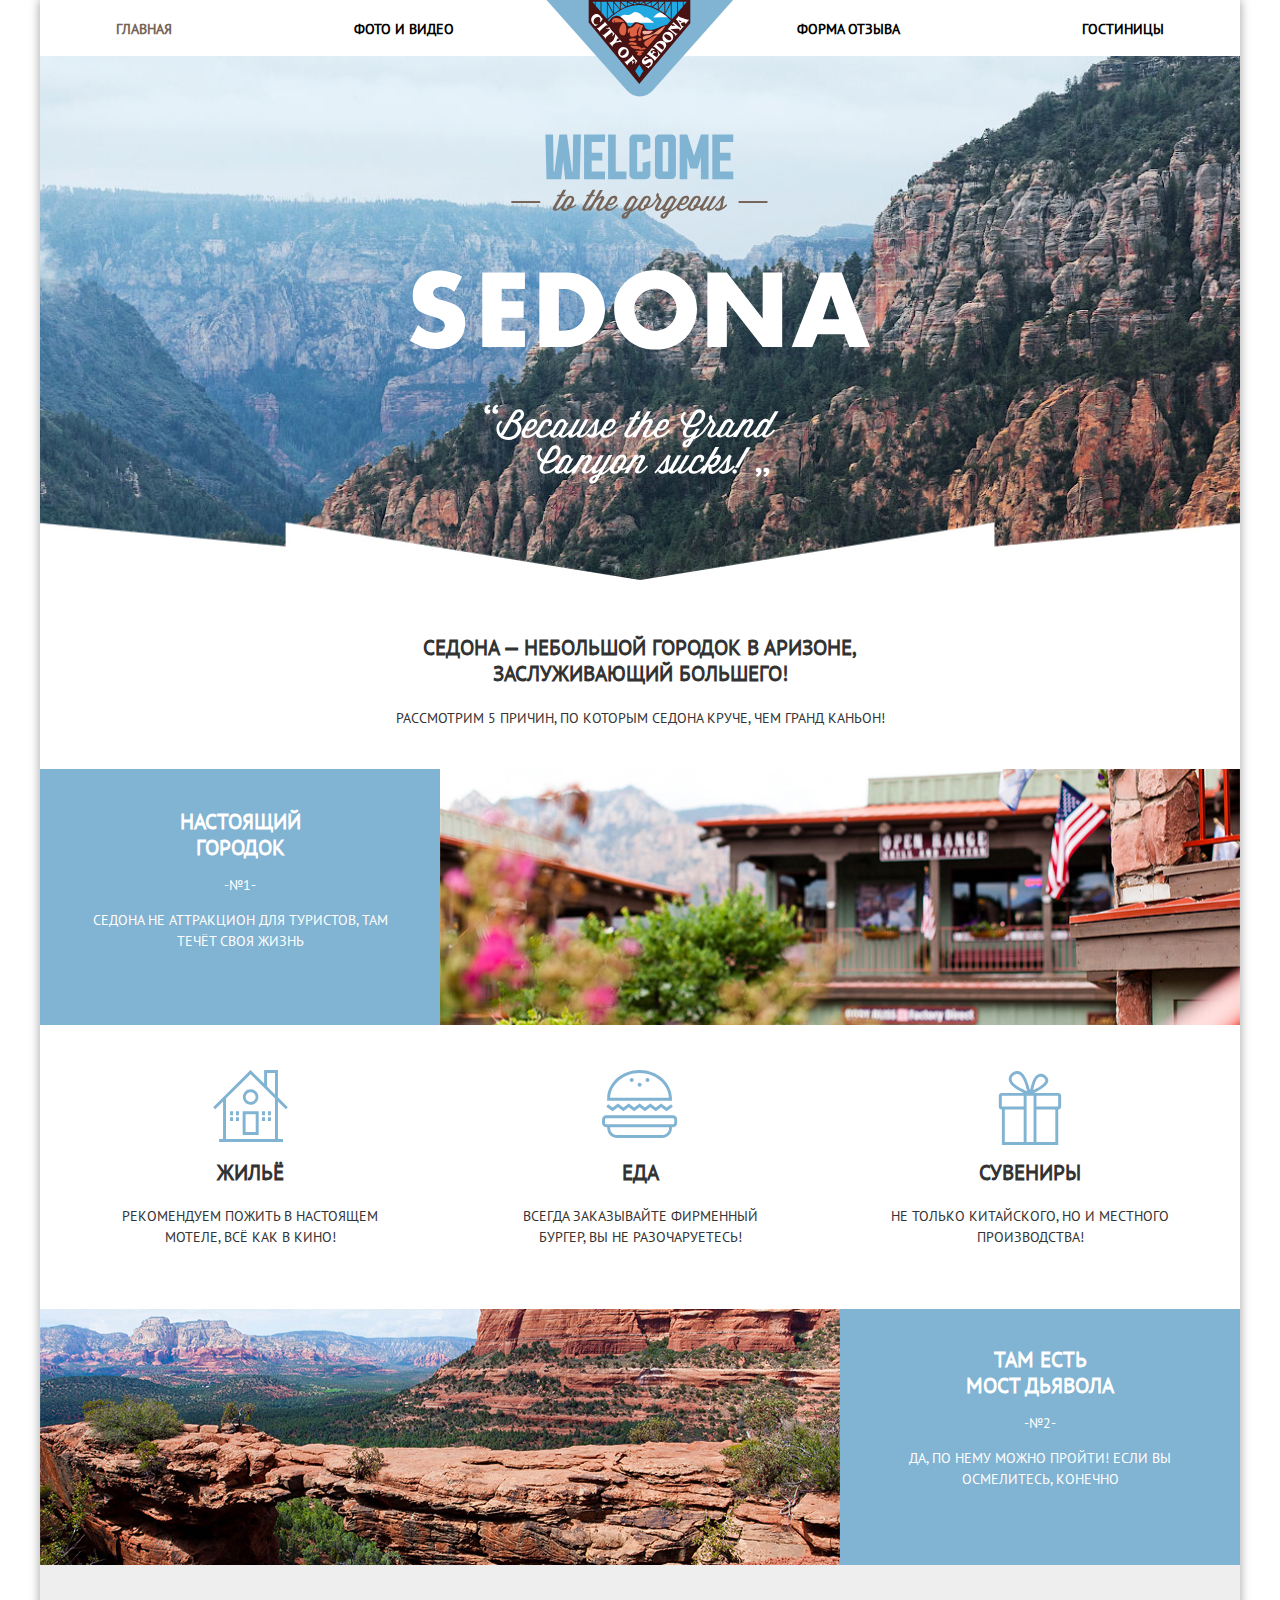
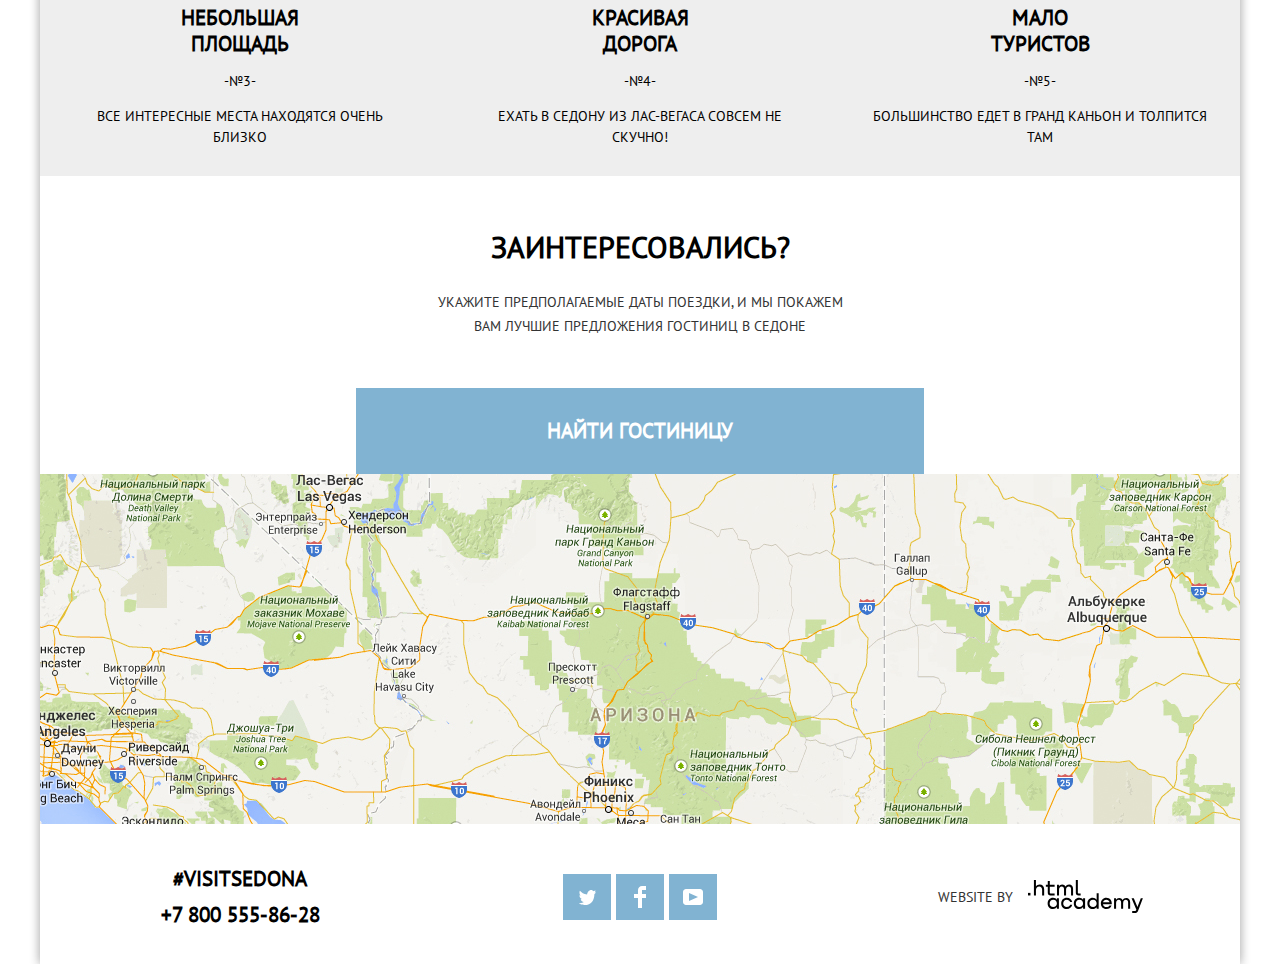
<file: source/index.html>
<!DOCTYPE html>
<html class="page" lang="ru">
  <head>
    <meta charset="utf-8">
    <meta name="viewport" content="width=device-width, initial-scale=1">
    <title>Sedona</title>
    <link rel="icon" href="favicon.ico">
    <link rel="icon" href="img/svg/favicon.svg" type="image/svg+xml">
    <link rel="apple-touch-icon" href="img/png/favicon.png">
    <link rel="manifest" href="manifest.webmanifest">
    <link href="https://fonts.googleapis.com/css2?family=PT+Sans:ital,wght@0,400;0,700;1,400;1,700&display=swap" rel="stylesheet">
    <link rel="stylesheet" href="css/style.css">
  </head>

  <body class="page__body body">
    <div class="body__container">
      <header class="body__header header">
        <a class="header__logo" href="#">
          <picture class="header__logo-img">
            <source media="(min-width: 1200px)" srcset="img/svg/logotype-desktop.svg">
            <source media="(min-width: 768px)" srcset="img/svg/logotype-tablet.svg">
            <img src="img/svg/logotype-mobile.svg" alt="Логотип Sedona">
          </picture>
        </a>
        <button class="header__menu-button--open visually-hidden" type="button" name="button"></button>
        <button class="header__menu-button--close visually-hidden" type="button" name="button"></button>
        <nav class="header__nav nav">
          <ul class="nav__list">
            <li class="nav__item">
              <a class="nav__item-link nav__item-link--current" href="#">Главная</a>
            </li>
            <li class="nav__item">
              <a class="nav__item-link" href="catalog.html">Фото и видео</a>
            </li>
            <li class="nav__item">
              <a class="nav__item-link" href="form.html">Форма отзыва</a>
            </li>
            <li class="nav__item nav__item--gradient">
              <a class="nav__item-link" href="hotels.html">Гостиницы</a>
              </li>
          </ul>
        </nav>
      </header>

      <main class="body__main main">
        <section class="main__tagline tagline-index">
          <h1 class="visually-hidden">Sedona</h1>
          <div class="tagline-index__img">
            <img class="tagline-index__img-text" src="img/svg/sedona_text_index.svg" alt="Welcome to the gorgeous Sedona">
          </div>
        </section>


        <section class="main__reasons reasons">
          <h2 class="visually-hidden">Причины</h2>
          <div class="reasons__info">
            <h3 class="reasons__title">Седона — небольшой городок в Аризоне, заслуживающий большего!</h3>
            <p class="reasons__text">Рассмотрим 5 причин, по которым Седона круче, чем гранд каньон!</p>
          </div>

          <div class="reasons__block reasons-block">
            <div class="reasons-block__info reasons-block__info--blue reasons-block__info--corner">
              <h3 class="reasons-block__title">Настоящий городок</h3>
              <p class="reasons-block__text-number">-№1-</p>
              <p class="reasons-block__text">Седона не аттракцион для туристов, там течёт своя жизнь</p>
            </div>
            <picture class="reasons-block__img">
              <source media="(min-width: 1200px)" srcset="img/jpg/city_desktop.jpg, img/jpg/city_desktop@2x.jpg 2x">
              <source media="(min-width: 768px)" srcset="img/jpg/city_tablet.jpg, img/jpg/city_tablet@2x.jpg 2x">
              <img src="img/jpg/city_mobile.jpg" srcset="img/jpg/city_mobile@2x.jpg 2x" alt="Вид на город">
            </picture>
          </div>

          <ul class="reasons__list reasons-list">
            <li class="reasons-list__item reasons-list__item--home">
              <h4 class="reasons-list__item-title">Жильё</h4>
              <p class="reasons-list__item-text">Рекомендуем пожить в настоящем мотеле, всё как в кино!</p>
            </li>
            <li class="reasons-list__item reasons-list__item--food">
              <h4 class="reasons-list__item-title">Еда</h4>
              <p class="reasons-list__item-text">Всегда заказывайте фирменный бургер, вы не разочаруетесь!</p>
            </li>
            <li class="reasons-list__item reasons-list__item--present">
              <h4 class="reasons-list__item-title">Сувениры</h4>
              <p class="reasons-list__item-text">Не только китайского, но и местного производства!</p>
            </li>
          </ul>

          <div class="reasons__block reasons-block reasons-block--reverse">
            <div class="reasons-block__info reasons-block__info--blue">
              <h3 class="reasons-block__title">Там есть мост дьявола</h3>
              <p class="reasons-block__text-number">-№2-</p>
              <p class="reasons-block__text">Да, по нему можно пройти! Если вы осмелитесь, конечно</p>
            </div>
            <picture class="reasons-block__img">
              <source media="(min-width: 1200px)" srcset="img/jpg/canyon_desktop.jpg, img/jpg/canyon_desktop@2x.jpg 2x">
              <source media="(min-width: 768px)" srcset="img/jpg/canyon_tablet.jpg, img/jpg/canyon_tablet@2x.jpg 2x">
              <img src="img/jpg/canyon_mobile.jpg" srcset="img/jpg/canyon_mobile@2x.jpg 2x" alt="Гранд Каньон">
            </picture>
          </div>

          <ul class=" reasons-block">
            <li class="reasons-block__info reasons-block__info--light-grey">
              <div class="reasons-block__info--underline">
                <h3 class="reasons-block__title reasons-block__title--light-grey">Небольшая площадь</h3>
                <p class="reasons-block__text-number">-№3-</p>
                <p class="reasons-block__text">все интересные места находятся очень близко</p>
              </div>
            </li>
            <li class="reasons-block__info reasons-block__info--light-grey">
              <div class="reasons-block__info--underline">
                <h3 class="reasons-block__title reasons-block__title--light-grey">Красивая дорога</h3>
                <p class="reasons-block__text-number">-№4-</p>
                <p class="reasons-block__text">ехать в седону из лас-вегаса совсем не скучно!</p>
             </div>
           </li>
           <li class="reasons-block__info reasons-block__info--light-grey">
             <h3 class="reasons-block__title reasons-block__title--light-grey">Мало туристов</h3>
             <p class="reasons-block__text-number">-№5-</p>
             <p class="reasons-block__text">большинство едет в гранд каньон и толпится там</p>
           </li>
         </ul>
       </section>


      <section class="main__map map">
        <div class="map__container">
          <h2 class="map__title">Заинтересовались?</h2>
          <p class="map__text">Укажите предполагаемые даты поездки, и мы покажем вам лучшие предложения гостиниц в седоне</p>
          <div class="map__modal">
            <button class="map__button" type="button">Найти гостиницу</button>
            <div class="modal visually-hidden">
              <h2 class="visually-hidden">Поиск гостиницы</h2>
              <form class="modal__form" action="https://echo.htmlacademy.ru/" method="post">
                <div class="modal__item">
                  <label class="modal__label" for="date-arrival">Дата заезда:</label>
                  <input class="modal__input modal__input-date" id="date-arrival" type="text" name="date-arrival" value="24 апреля 2017">
                  <button class="modal__button-calendar" type="button" name="calendar" aria-label="Календарь">
                    <svg class="modal__button-img" width="21" height="23" viewBox="0 0 21 23" fill="none" xmlns="http://www.w3.org/2000/svg">
                      <path fill-rule="evenodd" clip-rule="evenodd" d="M16.406 3.02498H19.251C20.217 3.02498 21 3.84698 21 4.86198V21.164C21 22.179 20.217 23 19.251 23H1.75C0.784 23 0 22.179 0 21.164V4.86198C0 3.84698 0.784 3.02498 1.75 3.02498H4.593V1.64798C4.593 1.26698 4.887 0.958984 5.25 0.958984C5.612 0.958984 5.906 1.26698 5.906 1.64798V3.02498H9.844V1.64798C9.844 1.26698 10.138 0.958984 10.501 0.958984C10.862 0.958984 11.156 1.26698 11.156 1.64798V3.02498H15.094V1.64798C15.094 1.26698 15.387 0.958984 15.75 0.958984C16.112 0.958984 16.406 1.26698 16.406 1.64798V3.02498ZM19.5646 21.484C19.6466 21.3979 19.691 21.2828 19.688 21.164H19.689V4.86198C19.689 4.60898 19.493 4.40298 19.252 4.40298H16.407V5.78098C16.407 6.16198 16.113 6.46998 15.751 6.46998C15.388 6.46998 15.095 6.16198 15.095 5.78098V4.40298H11.157V5.78098C11.157 6.16198 10.863 6.46998 10.502 6.46998C10.139 6.46998 9.845 6.16198 9.845 5.78098V4.40298H5.907V5.78098C5.907 6.16198 5.613 6.46998 5.251 6.46998C4.888 6.46998 4.594 6.16198 4.594 5.78098V4.40298H1.75C1.50263 4.40953 1.30696 4.61458 1.312 4.86198V21.164C1.30696 21.4114 1.50263 21.6164 1.75 21.623H19.251C19.3698 21.6201 19.4826 21.5701 19.5646 21.484Z" fill="#A9A9A9"/>
                      <path fill-rule="evenodd" clip-rule="evenodd" d="M4.59399 9.2251H7.21899V11.2911H4.59399V9.2251ZM4.59399 12.6681H7.21899V14.7351H4.59399V12.6681ZM7.21899 16.1121H4.59399V18.1781H7.21899V16.1121ZM9.18799 16.1121H11.813V18.1781H9.18799V16.1121ZM11.813 12.6681H9.18799V14.7351H11.813V12.6681ZM9.18799 9.2251H11.813V11.2911H9.18799V9.2251ZM16.406 16.1121H13.781V18.1781H16.406V16.1121ZM13.781 12.6681H16.406V14.7351H13.781V12.6681ZM16.406 9.2251H13.781V11.2911H16.406V9.2251Z" fill="#A9A9A9"/>
                    </svg>
                  </button>
                </div>
                <div class="modal__item">
                  <label class="modal__label" for="date-departure">Дата выезда:</label>
                  <input class=" modal__input modal__input-date" id="date-departure" type="text" name="date-departure" value="4 июля 2017">
                  <button class="modal__button-calendar" type="button" name="calendar" aria-label="Календарь">
                    <svg class="modal__button-img" width="21" height="23" viewBox="0 0 21 23" fill="#A9A9A9" xmlns="http://www.w3.org/2000/svg">
                      <path fill-rule="evenodd" clip-rule="evenodd" d="M16.406 3.02498H19.251C20.217 3.02498 21 3.84698 21 4.86198V21.164C21 22.179 20.217 23 19.251 23H1.75C0.784 23 0 22.179 0 21.164V4.86198C0 3.84698 0.784 3.02498 1.75 3.02498H4.593V1.64798C4.593 1.26698 4.887 0.958984 5.25 0.958984C5.612 0.958984 5.906 1.26698 5.906 1.64798V3.02498H9.844V1.64798C9.844 1.26698 10.138 0.958984 10.501 0.958984C10.862 0.958984 11.156 1.26698 11.156 1.64798V3.02498H15.094V1.64798C15.094 1.26698 15.387 0.958984 15.75 0.958984C16.112 0.958984 16.406 1.26698 16.406 1.64798V3.02498ZM19.5646 21.484C19.6466 21.3979 19.691 21.2828 19.688 21.164H19.689V4.86198C19.689 4.60898 19.493 4.40298 19.252 4.40298H16.407V5.78098C16.407 6.16198 16.113 6.46998 15.751 6.46998C15.388 6.46998 15.095 6.16198 15.095 5.78098V4.40298H11.157V5.78098C11.157 6.16198 10.863 6.46998 10.502 6.46998C10.139 6.46998 9.845 6.16198 9.845 5.78098V4.40298H5.907V5.78098C5.907 6.16198 5.613 6.46998 5.251 6.46998C4.888 6.46998 4.594 6.16198 4.594 5.78098V4.40298H1.75C1.50263 4.40953 1.30696 4.61458 1.312 4.86198V21.164C1.30696 21.4114 1.50263 21.6164 1.75 21.623H19.251C19.3698 21.6201 19.4826 21.5701 19.5646 21.484Z" fill="#A9A9A9"/>
                      <path fill-rule="evenodd" clip-rule="evenodd" d="M4.59399 9.2251H7.21899V11.2911H4.59399V9.2251ZM4.59399 12.6681H7.21899V14.7351H4.59399V12.6681ZM7.21899 16.1121H4.59399V18.1781H7.21899V16.1121ZM9.18799 16.1121H11.813V18.1781H9.18799V16.1121ZM11.813 12.6681H9.18799V14.7351H11.813V12.6681ZM9.18799 9.2251H11.813V11.2911H9.18799V9.2251ZM16.406 16.1121H13.781V18.1781H16.406V16.1121ZM13.781 12.6681H16.406V14.7351H13.781V12.6681ZM16.406 9.2251H13.781V11.2911H16.406V9.2251Z" fill="#A9A9A9"/>
                    </svg>
                  </button>
                </div>
                <div class="modal__amount">
                  <div class="modal__item modal__item-person">
                    <label class="modal__label modal__label-adults" for="nubmer-adults">Взрослые:</label>
                    <button class="modal__button-minus" type="button" name="button-minus" aria-label="Убавить">
                      <svg class="modal__button-img" width="12" height="3" viewBox="0 0 12 3" fill="none" xmlns="http://www.w3.org/2000/svg">
                        <rect width="12" height="3" fill="#A9A9A9"/>
                      </svg>
                    </button>
                    <input class="modal__input modal__input-amount" id="nubmer-adults" type="text" name="number-adults" value="2">
                    <button class="modal__button-plus" type="button" name="button-plus" aria-label="Добавить">
                      <svg class="modal__button-img" width="11" height="11" viewBox="0 0 11 11" fill="none" xmlns="http://www.w3.org/2000/svg">
                        <path fill-rule="evenodd" clip-rule="evenodd" d="M4.23086 6.76932V11H6.76932V6.76932H11V4.23086H6.76932V0H4.23085V4.23086H0V6.76932H4.23086Z" fill="#A9A9A9"/>
                      </svg>
                    </button>
                  </div>
                  <div class="modal__item modal__item-person">
                    <label class="modal__label modal__label-kids" for="nubmer-kids">Дети:</label>
                    <button class="modal__button-minus" type="button" name="button-minus" aria-label="Убавить">
                      <svg class="modal__button-img" width="12" height="3" viewBox="0 0 12 3" fill="none" xmlns="http://www.w3.org/2000/svg">
                        <rect width="12" height="3" fill="#A9A9A9"/>
                      </svg>
                    </button>
                    <input class="modal__input modal__input-amount" id="nubmer-kids" type="text" name="number-kids" value="0">
                    <button class="modal__button-plus" type="button" name="button-plus" aria-label="Добавить">
                      <svg class="modal__button-img" width="11" height="11" viewBox="0 0 11 11" fill="none" xmlns="http://www.w3.org/2000/svg">
                        <path fill-rule="evenodd" clip-rule="evenodd" d="M4.23086 6.76932V11H6.76932V6.76932H11V4.23086H6.76932V0H4.23085V4.23086H0V6.76932H4.23086Z" fill="#A9A9A9"/>
                      </svg>
                    </button>
                  </div>
                </div>
                <button class="modal__form-button" type="submit" name="form-button">Найти</button>
              </form>
            </div>
          </div>
          <div class="map__img">
            <div class="map__img-real">
              <iframe class="map__img-map" data-aload data-original src="https://www.google.com/maps/embed?pb=!1m18!1m12!1m3!1d444587.08373517834!2d-111.90252465449738!3d34.74568244799787!2m3!1f0!2f0!3f0!3m2!1i1024!2i768!4f13.1!3m3!1m2!1s0x872da132f942b00d%3A0x5548c523fa6c8efd!2z0KHQtdC00L7QvdCwLCDQkNGA0LjQt9C-0L3QsCA4NjMzNiwg0KHQqNCQ!5e0!3m2!1sru!2sru!4v1624986651735!5m2!1sru!2sru" width="320" height="350" style="border:0;" allowfullscreen="" loading="lazy"></iframe>
            </div>
          </div>
        </div>
        </section>
      </main>

      <footer class="body__footer footer">
        <div class="footer__contact">
          <p class="footer__contact-text">#visitsedona</p>
          <p class="footer__contact-text">
            <a class="footer__contact-link" href="tel:+780005558628" name="telephone">+7 800 555-86-28</a>
          </p>
        </div>

        <div class="footer__social">
          <ul class="footer__social-list">
            <li class="footer__social-item">
              <a class="footer__social-button" href="#" aria-label="Twitter">
                <svg class="footer__social-svg" width="17" height="17" viewBox="0 0 17 17" fill="none" xmlns="http://www.w3.org/2000/svg">
                <path d="M10.95 1.14409C12.635 0.648089 13.934 1.41409 14.527 2.32309C15.2 2.09209 15.858 1.84209 16.538 1.61509C16.5249 2.30145 16.2117 2.94761 15.681 3.38309C16.366 3.55309 16.985 2.89209 16.985 2.89209C16.816 3.89209 15.979 4.68009 15.422 4.91609C15.191 11.6661 12.247 16.1331 5.34498 15.9981H4.89898C4.48898 15.9981 0.734977 15.5381 0.000976562 14.1111C2.27198 14.3071 3.89398 13.6891 4.69398 12.9341C3.73398 12.6341 2.01498 12.4571 1.71498 9.98409C2.06398 10.0901 2.27898 10.2121 2.90498 10.1031C1.70498 9.24709 0.373977 8.53009 0.447977 6.33009C0.732977 6.65809 1.51498 6.86609 1.78798 6.80209C1.08498 6.56109 -0.182023 3.44209 0.893977 1.85009C2.71198 3.70409 4.62898 5.45609 8.04598 5.62309C8.25398 3.33009 9.18298 1.79309 10.95 1.14409Z" fill="white"/>
                </svg>
              </a>
            </li>

            <li class="footer__social-item">
              <a class="footer__social-button" href="#" aria-label="Facebook">
                <svg class="footer__social-svg" width="12" height="22" viewBox="0 0 12 22" fill="none" xmlns="http://www.w3.org/2000/svg">
                <path d="M12 4V0H8C5.79086 0 4 1.79086 4 4V8H0V12H4V22H8V12H12V8H8V4H12Z" fill="white"/>
                </svg>
              </a>
            </li>

            <li class="footer__social-item">
              <a class="footer__social-button" href="#" aria-label="YouTube">
                <svg class="footer__social-svg" width="20" height="16" viewBox="0 0 20 16" fill="none" xmlns="http://www.w3.org/2000/svg">
                <path fill-rule="evenodd" clip-rule="evenodd" d="M3 0H17C18.65 0 20 1.35 20 3V13C20 14.65 18.65 16 17 16H3C1.35 16 0 14.65 0 13V3C0 1.35 1.35 0 3 0ZM6.027 4.002V11.998L15.014 8L6.027 4.002Z" fill="white"/>
                </svg>
              </a>
            </li>
          </ul>
        </div>

        <div class="footer__copyright">
          <span class="footer__copyright-text">website by</span>
          <a class="footer__copyright-link" href="https://htmlacademy.ru/intensive/htmlcss" aria-label="HTML Academy">
            <svg class="footer__copyright-svg" width="115" height="34" viewBox="0 0 115 34" fill="none" xmlns="http://www.w3.org/2000/svg">
            <g clip-path="url(#clip0)">
            <path d="M0 12.8806V15.4567H2.45789V12.8806H0Z" fill="black"/>
            <path d="M11.6466 4.52965C10.0863 4.52965 8.82534 5.23807 8.03454 6.26851H7.94905V0H5.91864V15.4566H7.94905V10.1541C7.94905 8.02886 9.27418 6.50466 11.2191 6.50466C13.0572 6.50466 14.1258 7.87858 14.1258 9.72478V15.4566H16.1563V9.35984C16.1563 6.41878 14.3396 4.52965 11.6466 4.52965Z" fill="black"/>
            <path d="M26.6171 4.8303H21.8082V1.07349H19.7778V4.8303H17.8542V6.80531H19.7778V12.7947C19.7778 14.5121 20.7396 15.4567 22.4708 15.4567H26.6171V13.4602H22.8769C22.193 13.4602 21.8082 13.0738 21.8082 12.4083V6.80531H26.6171V4.8303Z" fill="black"/>
            <path d="M41.1215 4.55103C39.497 4.55103 38.2576 5.34532 37.5736 6.61191H37.5095C36.8897 5.3668 35.7356 4.55103 34.154 4.55103C32.7434 4.55103 31.6746 5.30238 31.0336 6.35431H30.948V4.83011H29.0031V15.4565H31.0336V10.0038C31.0336 8.00729 32.0806 6.54752 33.6624 6.50458C35.1584 6.46164 36.0347 7.53502 36.0347 9.14507V15.4565H38.0652V9.83203C38.0652 7.44915 39.4758 6.50458 40.6941 6.50458C42.1688 6.50458 43.0452 7.53502 43.0452 9.14507V15.4565H45.0754V8.9304C45.0754 6.35431 43.6221   4.55103 41.1215 4.55103Z" fill="black"/>
            <path d="M47.8272 12.7088C47.8272 14.4476 48.8104 15.4566 50.627 15.4566H52.636V13.4816H50.9262C50.2422 13.4816 49.8574 13.0952 49.8574 12.4297V0H47.8272V12.7088Z" fill="black"/>
            <path d="M28.9048 19.7063H28.8192C28.027 18.6392 26.7425 17.8923 25.0295 17.8709C21.882 17.8282 19.6338 20.1544 19.6338 23.441C19.6338 26.749 21.9248 29.0752 25.008 29.0326C26.7637 29.0111 28.027 28.2215 28.8192 27.0903H28.9048V28.7336H30.9177V18.1697H28.9048V19.7063ZM25.3077 27.0691C23.081 27.0691 21.6679 25.4471 21.6679 23.441C21.6679 21.435 23.081 19.813 25.3077 19.813C27.4703 19.813 28.8836 21.435 28.8836 23.441C28.8836 25.4259 27.4703 27.0691 25.3077 27.0691Z" fill="black"/>
            <path d="M44.2094 22.0111C43.7169 19.6208 41.5972 17.8708 38.8138 17.8708C35.4523 17.8708 33.2042 20.3251 33.2042 23.4409C33.2042 26.5567 35.4523 29.0325 38.8138 29.0325C41.5972 29.0325 43.7169 27.2397 44.2094 24.8281H42.0898C41.6616 26.1727 40.3983 27.0903 38.8353 27.0903C36.6513 27.0903 35.238 25.447 35.238 23.4409C35.238 21.4349 36.6513 19.8129 38.8353 19.8129C40.4624 19.8129 41.6616 20.7733 42.0898 22.0111H44.2094Z" fill="black"/>
            <path d="M55.0836 19.7063H54.998C54.2057 18.6392 52.921 17.8923 51.208 17.8709C48.0606 17.8282 45.8124 20.1544 45.8124 23.441C45.8124 26.749 48.1035 29.0752 51.1866 29.0326C52.9424 29.0111 54.2057 28.2215 54.998 27.0903H55.0836V28.7336H57.0962V18.1697H55.0836V19.7063ZM51.4865 27.0691C49.2595 27.0691 47.8465 25.4471 47.8465 23.441C47.8465 21.435 49.2595 19.813 51.4865 19.813C53.6491 19.813 55.0621 21.435 55.0621 23.441C55.0621 25.4259 53.6491 27.0691 51.4865 27.0691Z" fill="black"/>
            <path d="M68.6538 19.813H68.5682C67.776 18.6819 66.4483 17.8923 64.7568 17.871C61.6738 17.8283 59.3827 20.1545 59.3827 23.4624C59.3827 26.749 61.6309 29.0753 64.7783 29.0326C66.4483 29.0111 67.776 28.2642 68.5468 27.1972H68.6538V28.7336H70.6665V13.3679H68.6538V19.813ZM65.0568 27.0904C62.8298 27.0904 61.4168 25.4685 61.4168 23.4624C61.4168 21.4563 62.8298 19.8343 65.0568 19.8343C67.2193 19.8343 68.6324 21.4776 68.6324 23.4624C68.6324 25.4685 67.2193 27.0904 65.0568 27.0904Z" fill="black"/>
            <path d="M78.3297 17.8708C75.0752 17.8708 72.8483 20.3678 72.8483 23.4623C72.8483 26.4714 74.9467 29.0325 78.3724 29.0325C80.8561 29.0325 82.8475 27.6879 83.5541 25.447H81.4342C80.9634 26.4502 79.8286 27.0903 78.4582 27.0903C76.5312 27.0903 75.1608 25.8098 75.0108 24.1666H83.7682C84.0464 20.6452 81.8412 17.8708 78.3297 17.8708ZM78.2868 19.8129C79.9783 19.8129 81.2416 20.8586 81.5627 22.3739H75.0538C75.3534 20.88 76.6168 19.8129 78.2868 19.8129Z" fill="black"/>
            <path d="M98.1985 17.8921C96.5713 17.8921 95.3295 18.6817 94.6443 19.9409H94.5799C93.9591 18.703 92.8029 17.8921 91.2184 17.8921C89.8054 17.8921 88.7347 18.639 88.0924 19.6848H88.0068V18.1695H86.0583V28.7334H88.0924V23.3128C88.0924 21.328 89.1417 19.8768 90.7261 19.8341C92.2247 19.7915 93.1028 20.8585 93.1028 22.4591V28.7334H95.1368V23.1421C95.1368 20.7732 96.5499 19.8341 97.7703 19.8341C99.2477 19.8341 100.125 20.8585 100.125 22.4591V28.7334H102.16V22.2457C102.16 19.6848 100.704 17.8921 98.1985 17.8921Z" fill="black"/>
            <path d="M109.441 27.0477L105.801 18.1697H103.553L108.392 29.7368L108.371 29.7794C108.028 30.6544 107.643 30.9745 106.701 30.9745H104.196V33.0019H106.701C108.542 33.0019 109.527 32.1696 110.212 30.3769L114.88 18.1697H112.803L109.441 27.0477Z" fill="black"/>
            </g>
            <defs>
            <clipPath id="clip0">
            <rect width="115" height="34" fill="white"/>
            </clipPath>
            </defs>
            </svg>
          </a>
        </div>
      </footer>
    </div>
    <script src="script/menu.js"></script>
    <script src="script/modal.js"></script>
  </body>
</html>
</file>
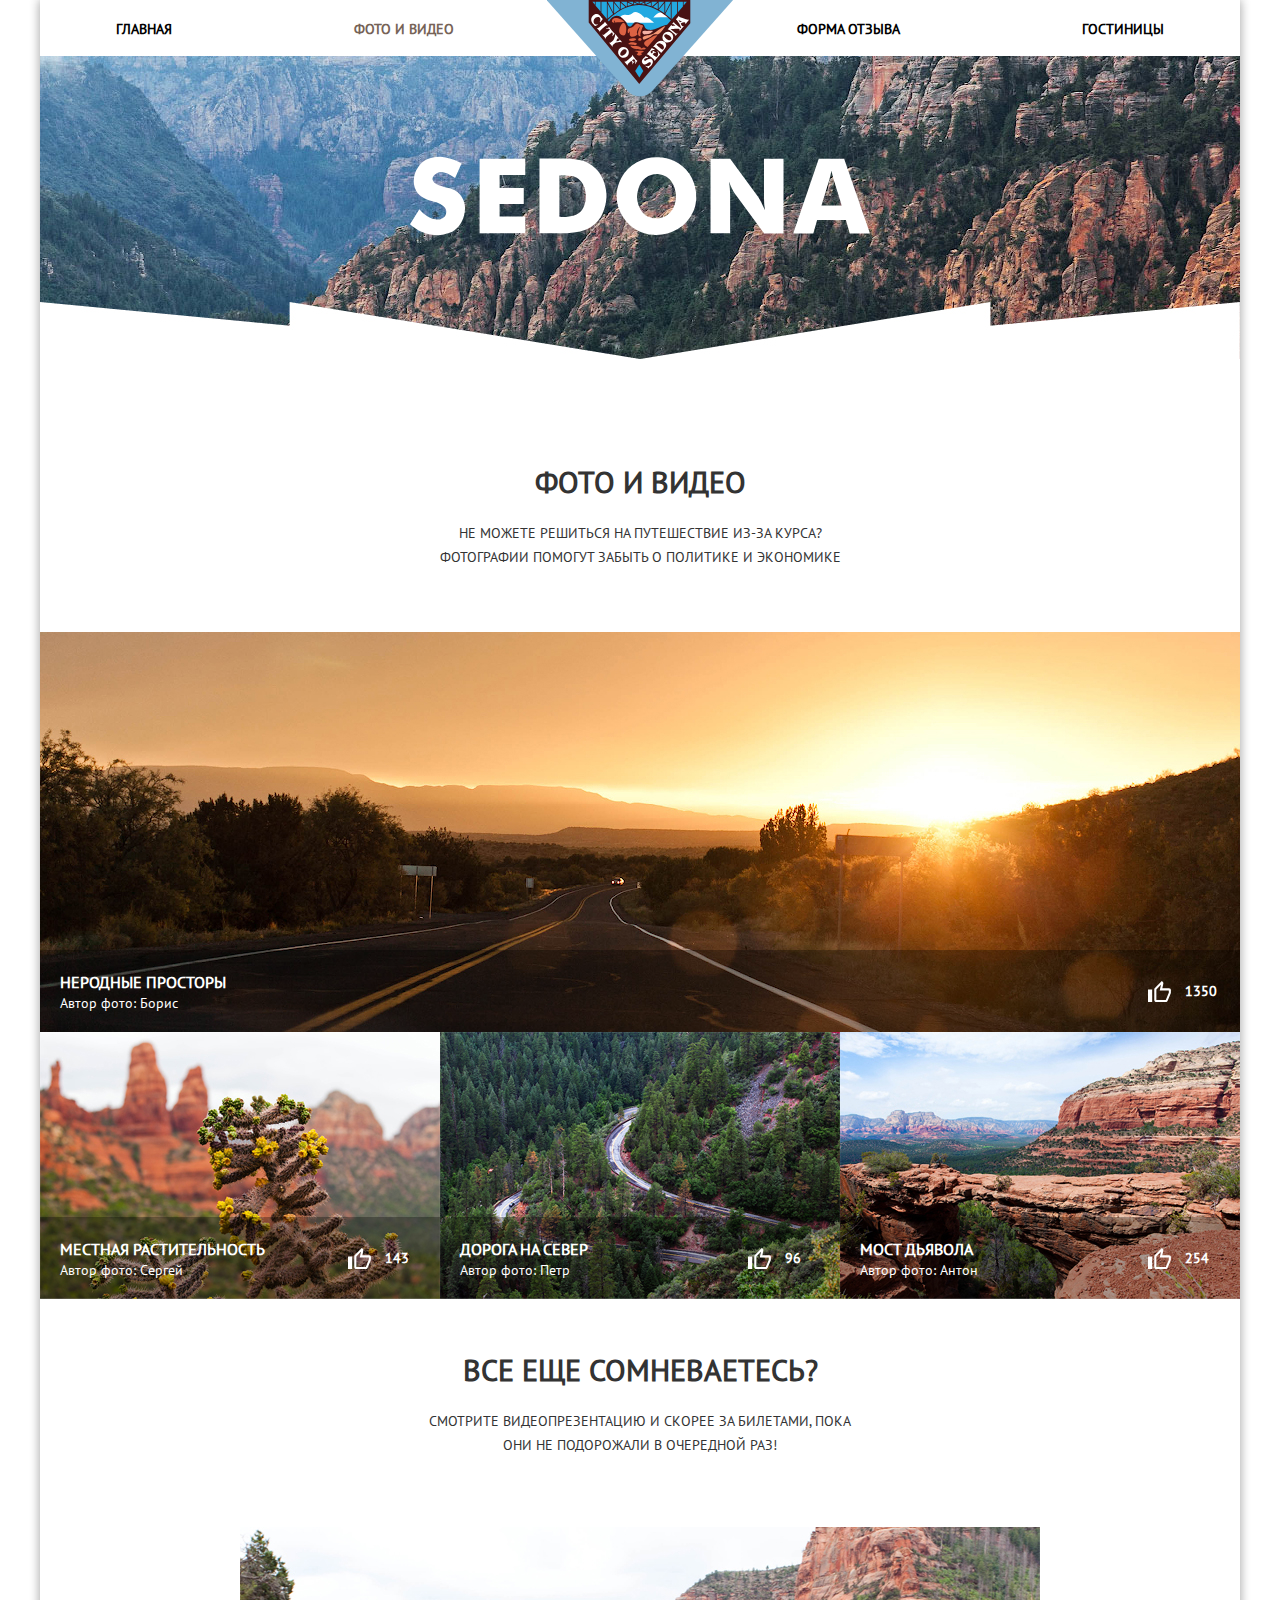
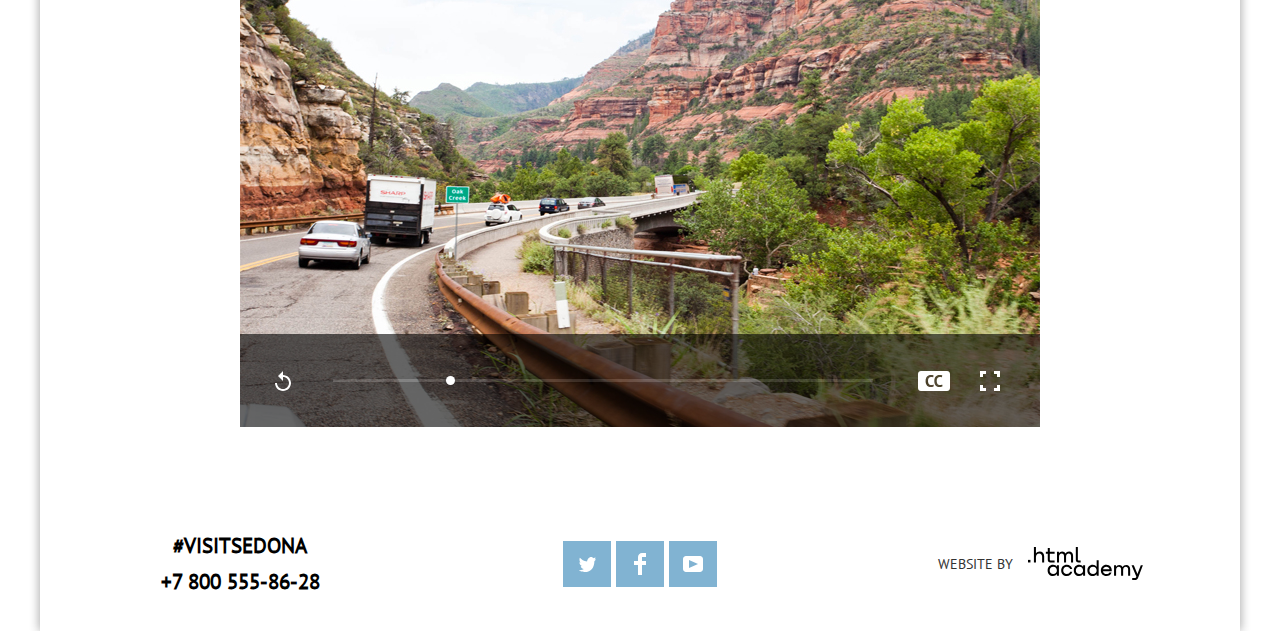
<file: source/catalog.html>
<!DOCTYPE html>
<html class="page" lang="ru">
  <head>
    <meta charset="utf-8">
    <meta name="viewport" content="width=device-width, initial-scale=1">
    <title>Sedona</title>
    <link rel="icon" href="favicon.ico">
    <link rel="icon" href="img/svg/favicon.svg" type="image/svg+xml">
    <link rel="apple-touch-icon" href="img/png/favicon.png">
    <link rel="manifest" href="manifest.webmanifest">
    <link href="https://fonts.googleapis.com/css2?family=PT+Sans:ital,wght@0,400;0,700;1,400;1,700&display=swap" rel="stylesheet">
    <link rel="stylesheet" href="css/style.css">
  </head>

  <body class="page__body body">
    <div class="body__container">
      <header class="body__header header">
        <a class="header__logo" href="index.html">
          <picture class="header__logo-img">
            <source media="(min-width: 1200px)" srcset="img/svg/logotype-desktop.svg">
            <source media="(min-width: 768px)" srcset="img/svg/logotype-tablet.svg">
            <img src="img/svg/logotype-mobile.svg" alt="Логотип Sedona">
          </picture>
        </a>
        <button class="header__menu-button--open visually-hidden" type="button" name="button"></button>
        <button class="header__menu-button--close visually-hidden" type="button" name="button"></button>
        <nav class="header__nav nav">
          <ul class="nav__list">
            <li class="nav__item">
              <a class="nav__item-link" href="index.html">Главная</a>
            </li>
            <li class="nav__item">
              <a class="nav__item-link nav__item-link--current" href="#">Фото и видео</a>
            </li>
            <li class="nav__item">
              <a class="nav__item-link" href="form.html">Форма отзыва</a>
            </li>
            <li class="nav__item nav__item--gradient">
              <a class="nav__item-link" href="hotels.html">Гостиницы</a>
            </li>
          </ul>
        </nav>
      </header>

      <main class="catalog__main main">
        <section class="main__tagline tagline">
          <h1 class="visually-hidden">Sedona</h1>
          <div class="tagline__img">
            <img class="tagline__img-text" src="img/svg/sedona.svg" width="229" height="39" alt="Sedona">
          </div>
        </section>

        <section class="gallery">
          <div class="section-header gallery__section-header">
            <h2 class="section-header__title">Фото и видео</h2>
            <p class="section-header__text">Не можете решиться на путешествие из-за курса? Фотографии помогут забыть о политике и экономике</p>
          </div>
          <ul class="gallery__list">
            <li class="gallery__item">
              <div class="gallery__item-container">
                <picture class="gallery__item-picture gallery__item-picture--first">
                  <source media="(min-width: 1200px)" srcset="img/jpg/gallery_road_desktop.jpg, img/jpg/gallery_road_desktop@2x.jpg 2x">
                  <source media="(min-width: 768px)" srcset="img/jpg/gallery_road_tablet.jpg, img/jpg/gallery_road_tablet@2x.jpg 2x">
                  <img class="gallery__item-img gallery__item-img--first" src="img/jpg/gallery_road_mobile.jpg" srcset="img/jpg/gallery_road_mobile@2x.jpg 2x" alt="Неродные просторы">
                </picture>
                <div class="gallery__item-footer">
                  <div class="gallery__item-info">
                    <h3 class="gallery__item-title">Неродные просторы</h3>
                    <p class="gallery__item-author">Автор фото: <cite>Борис</cite></p>
                  </div>
                  <div class="gallery__item-like">
                    <button  class="gallery__item-like--button" type="button" name="button">
                      <svg width="23" height="21" viewBox="0 0 23 21" fill="none" xmlns="http://www.w3.org/2000/svg">
                      <path opacity="0.3" d="M12.9636 3.78L12.3364 6.825L11.7091 9.45H14.3227H20.8045V11.55C20.8045 11.55 20.8045 11.55 20.8045 11.655L17.7727 18.9H8.36364V8.4L12.9636 3.78ZM2.09091 10.5V18.9V10.5ZM13.8 0L6.9 6.93C6.48182 7.245 6.27273 7.77 6.27273 8.4V18.9C6.27273 20.055 7.21364 21 8.36364 21H17.7727C18.6091 21 19.3409 20.475 19.6545 19.74L22.7909 12.285C22.8955 12.075 22.8955 11.76 22.8955 11.55V9.45H23C23 8.295 22.0591 7.35 20.9091 7.35H14.3227L15.3682 2.52V2.205C15.3682   1.785 15.1591 1.365 14.95 1.05L13.8 0ZM4.18182 8.4H0V21H4.18182V8.4Z" fill="black"/>
                      </svg>
                    </button>
                    <input type="text" class="gallery__item-like--counter" value="1350"></input>
                  </div>
                </div>
              </div>
            </li>

            <li class="gallery__item">
              <div class="gallery__item-container">
                <picture class="gallery__item-picture">
                  <source media="(min-width: 1200px)" srcset="img/jpg/gallery_nature_desktop.jpg, img/jpg/gallery_nature_desktop@2x.jpg 2x">
                  <source media="(min-width: 768px)" srcset="img/jpg/gallery_nature_tablet.jpg, img/jpg/gallery_nature_tablet@2x.jpg 2x">
                  <img class="gallery__item-img gallery__item-img--nature" src="img/jpg/gallery_nature_mobile.jpg" srcset="img/jpg/gallery_nature_mobile@2x.jpg 2x" alt="Местная растительность">
                </picture>
                <div class="gallery__item-footer">
                  <div class="gallery__item-info">
                    <h3 class="gallery__item-title">Местная растительность</h3>
                    <p class="gallery__item-author">Автор фото: <cite>Сергей</cite></p>
                  </div>
                  <div class="gallery__item-like">
                    <button  class="gallery__item-like--button" type="button" name="button">
                      <svg width="23" height="21" viewBox="0 0 23 21" fill="none" xmlns="http://www.w3.org/2000/svg">
                      <path opacity="0.3" d="M12.9636 3.78L12.3364 6.825L11.7091 9.45H14.3227H20.8045V11.55C20.8045 11.55 20.8045 11.55 20.8045 11.655L17.7727 18.9H8.36364V8.4L12.9636 3.78ZM2.09091 10.5V18.9V10.5ZM13.8 0L6.9 6.93C6.48182 7.245 6.27273 7.77 6.27273 8.4V18.9C6.27273 20.055 7.21364 21 8.36364 21H17.7727C18.6091 21 19.3409 20.475 19.6545 19.74L22.7909 12.285C22.8955 12.075 22.8955 11.76 22.8955 11.55V9.45H23C23 8.295 22.0591 7.35 20.9091 7.35H14.3227L15.3682 2.52V2.205C15.3682 1.785 15.1591 1.365 14.95 1.05L13.8 0ZM4.18182 8.4H0V21H4.18182V8.4Z" fill="black"/>
                      </svg>
                    </button>
                    <input type="text" class="gallery__item-like--counter" value="143"></input>
                  </div>
                </div>
              </div>
            </li>

            <li class="gallery__item">
              <div class="gallery__item-container">
                <picture class="gallery__item-picture">
                  <source media="(min-width: 1200px)" srcset="img/jpg/gallery_forest_desktop.jpg, img/jpg/gallery_forest_desktop@2x.jpg 2x">
                  <source media="(min-width: 768px)" srcset="img/jpg/gallery_forest_tablet.jpg, img/jpg/gallery_forest_tablet@2x.jpg 2x">
                  <img class="gallery__item-img gallery__item-img--forest" src="img/jpg/gallery_forest_mobile.jpg" srcset="img/jpg/gallery_forest_mobile@2x.jpg 2x" alt="Дорога на север">
                </picture>
                <div class="gallery__item-footer">
                  <div class="gallery__item-info">
                    <h3 class="gallery__item-title">Дорога на север</h3>
                    <p class="gallery__item-author">Автор фото: <cite>Петр</cite></p>
                  </div>
                  <div class="gallery__item-like">
                    <button  class="gallery__item-like--button" type="button" name="button">
                      <svg width="23" height="21" viewBox="0 0 23 21" fill="none" xmlns="http://www.w3.org/2000/svg">
                      <path opacity="0.3" d="M12.9636 3.78L12.3364 6.825L11.7091 9.45H14.3227H20.8045V11.55C20.8045 11.55 20.8045 11.55 20.8045 11.655L17.7727 18.9H8.36364V8.4L12.9636 3.78ZM2.09091 10.5V18.9V10.5ZM13.8 0L6.9 6.93C6.48182 7.245 6.27273 7.77 6.27273 8.4V18.9C6.27273 20.055 7.21364 21 8.36364 21H17.7727C18.6091 21 19.3409 20.475 19.6545 19.74L22.7909 12.285C22.8955 12.075 22.8955 11.76 22.8955 11.55V9.45H23C23 8.295 22.0591 7.35 20.9091 7.35H14.3227L15.3682 2.52V2.205C15.3682 1.785 15.1591 1.365 14.95 1.05L13.8 0ZM4.18182 8.4H0V21H4.18182V8.4Z" fill="black"/>
                      </svg>
                    </button>
                    <input type="text" class="gallery__item-like--counter" value="96"></input>
                  </div>
                </div>
              </div>
            </li>

            <li class="gallery__item">
              <div class="gallery__item-container">
                <picture class="gallery__item-picture">
                  <source media="(min-width: 1200px)" srcset="img/jpg/gallery_bridge_desktop.jpg, img/jpg/gallery_bridge_desktop@2x.jpg 2x">
                  <source media="(min-width: 768px)" srcset="img/jpg/gallery_bridge_tablet.jpg, img/jpg/gallery_bridge_tablet@2x.jpg 2x">
                  <img class="gallery__item-img gallery__item-img--bridge" src="img/jpg/gallery_bridge_mobile.jpg" srcset="img/jpg/gallery_bridge_mobile@2x.jpg 2x" alt="Мост дьявола">
                </picture>
                <div class="gallery__item-footer">
                  <div class="gallery__item-info">
                    <h3 class="gallery__item-title">Мост дьявола</h3>
                    <p class="gallery__item-author">Автор фото: <cite>Антон</cite></p>
                  </div>
                  <div class="gallery__item-like">
                    <button  class="gallery__item-like--button" type="button" name="button">
                      <svg width="23" height="21" viewBox="0 0 23 21" fill="none" xmlns="http://www.w3.org/2000/svg">
                      <path opacity="0.3" d="M12.9636 3.78L12.3364 6.825L11.7091 9.45H14.3227H20.8045V11.55C20.8045 11.55 20.8045 11.55 20.8045 11.655L17.7727 18.9H8.36364V8.4L12.9636 3.78ZM2.09091 10.5V18.9V10.5ZM13.8 0L6.9 6.93C6.48182 7.245 6.27273 7.77 6.27273 8.4V18.9C6.27273 20.055 7.21364 21 8.36364 21H17.7727C18.6091 21 19.3409 20.475 19.6545 19.74L22.7909 12.285C22.8955 12.075 22.8955 11.76 22.8955 11.55V9.45H23C23 8.295 22.0591 7.35 20.9091 7.35H14.3227L15.3682 2.52V2.205C15.3682   1.785 15.1591 1.365 14.95 1.05L13.8 0ZM4.18182 8.4H0V21H4.18182V8.4Z" fill="black"/>
                      </svg>
                    </button>
                    <input type="text" class="gallery__item-like--counter" value="254"></input>
                  </div>
                </div>
              </div>
            </li>
          </ul>
        </section>

        <section class="video">
          <div class="video__section-header section-header">
            <h2 class="section-header__title">Все еще сомневаетесь?</h2>
            <p class="section-header__text">Смотрите видеопрезентацию и скорее за билетами, пока они не подорожали в очередной раз!</p>
          </div>

          <div class="video__container">
            <picture class="video__clip">
              <source media="(min-width: 1200px)" src="#" srcset="img/jpg/video_desktop.jpg, img/jpg/video_desktop@2x.jpg 2x">
              <source media="(min-width: 768px)" src="#" srcset="img/jpg/video_tablet.jpg, img/jpg/video_tablet@2x.jpg 2x">
              <img class="video__clip-img" src="img/jpg/video_mobile.jpg" srcset="img/jpg/video_mobile@2x.jpg 2x" alt="Видео">
            </picture>

            <div class="video__range">
              <div class="video__scale">
              </div>
            </div>
            <div class="video__toggle" tabindex="3" aria-label="Индикатор просмотра видео"></div>

            <div class="video__control">
              <div class="video__control--left">
                <button class="video__button" type="button" name="button">
                  <svg width="16" height="20" viewBox="0 0 16 20" fill="none" xmlns="http://www.w3.org/2000/svg">
                  <path d="M8 4V0L3 5L8 10V6C11.3 6 14 8.7 14 12C14 15.3 11.3 18 8 18C4.7 18 2 15.3 2 12H0C0 16.4 3.6 20 8 20C12.4 20 16 16.4 16 12C16 7.6 12.4 4 8 4Z" fill="#5C6870"/>
                  </svg>
                </button>
              </div>

              <div class="video__control--right">
                <button class="video__button" type="button" name="button">
                  <svg width="32" height="20" viewBox="0 0 32 20" fill="none" xmlns="http://www.w3.org/2000/svg">
                  <path d="M29 0H3C1.3 0 0 1.3 0 3V17C0 18.7 1.3 20 3 20H29C30.7 20 32 18.7 32 17V3C32 1.3 30.7 0 29 0ZM14.4 15.9C13.9 16 13.3 16 12.7 16C12 16 11.3 15.9 10.7 15.7C10.1 15.5 9.5 15.1 9.1 14.7C8.7 14.3 8.3 13.6 8 12.8C7.7 12 7.6 11.1 7.6 10C7.6 8.9 7.8 7.9 8.1 7.1C8.4 6.3 8.8 5.7 9.3 5.2C9.8 4.7 10.4 4.4 11 4.2C11.5 4.1 12.2 4 12.8 4C13.5 4 14 4 14.5 4.1C15 4.2 15.3 4.3 15.6 4.4L15.2 6.3C14.9 6.2 14.6 6.1 14.3 6C13.9 6 13.5 6 13 6C12.1 6 11.4 6.3 10.8 7C10.2 7.7 10 8.7 10 10C10 10.6 10.1 11.1 10.2 11.6C10.3 12.1 10.5 12.5 10.8 12.9C11.1 13.2 11.4 13.5 11.8 13.7C12.2 13.9 12.7 14 13.2 14C13.7 14 14.1 14 14.5 13.9C14.8 13.8 15.1 13.7 15.4 13.5L15.9 15.3C15.4 15.6 14.9 15.7 14.4 15.9ZM23.1 15.9C22.6 16 22 16 21.4 16C20.7 16 20 15.9 19.4 15.7C18.8 15.5 18.2 15.1 17.8 14.7C17.3 14.2 16.9 13.6 16.7 12.8C16.4 12 16.3 11.1 16.3 10C16.3 8.9 16.5 7.9 16.8 7.1C17.1 6.3 17.5 5.7 18 5.2C18.5 4.7 19.1 4.4 19.7 4.2C20.2 4.1 20.9 4 21.5 4C22.2 4 22.7 4 23.2 4.1C23.7 4.2 24 4.3 24.3 4.4L23.9 6.3C23.6 6.2 23.3 6.1 23 6C22.6 6 22.2 6 21.7 6C20.8 6 20.1 6.3 19.5 7C18.9 7.7 18.7 8.7 18.7 10C18.7 10.6 18.8 11.1 18.9 11.6C19 12.1 19.2 12.5 19.5 12.9C19.8 13.2 20.1 13.5 20.5 13.7C20.9 13.9 21.4 14 21.9 14C22.4 14 22.8 14 23.2 13.9C23.5 13.8 23.8 13.7 24.1 13.5L24.6 15.3C24.1 15.6 23.6 15.7 23.1 15.9Z" fill="#5C6870"/>
                  </svg>
                </button>
                <button class="video__button" type="button" name="button">
                  <svg width="20" height="20" viewBox="0 0 20 20" fill="none" xmlns="http://www.w3.org/2000/svg">
                  <path d="M0 0V3V6H3V3H6V0H3H0Z" fill="#5C6870"/>
                  <path d="M3 14H0V17V20H3H6V17H3V14Z" fill="#5C6870"/>
                  <path d="M17 0H14V3H17V6H20V3V0H17Z" fill="#5C6870"/>
                  <path d="M17 17H14V20H17H20V17V14H17V17Z" fill="#5C6870"/>
                  </svg>
                </button>
              </div>
            </div>
          </div>
        </section>
      </main>

      <footer class="body__footer footer">
        <div class="footer__contact">
          <p class="footer__contact-text">#visitsedona</p>
          <p class="footer__contact-text">
            <a class="footer__contact-link" href="tel:+780005558628" name="telephone">+7 800 555-86-28</a>
          </p>
        </div>

        <div class="footer__social">
          <ul class="footer__social-list">
            <li class="footer__social-item">
              <a class="footer__social-button" href="#" aria-label="Twitter">
                <svg class="footer__social-svg" width="17" height="17" viewBox="0 0 17 17" fill="none" xmlns="http://www.w3.org/2000/svg">
                <path d="M10.95 1.14409C12.635 0.648089 13.934 1.41409 14.527 2.32309C15.2 2.09209 15.858 1.84209 16.538 1.61509C16.5249 2.30145 16.2117 2.94761 15.681 3.38309C16.366 3.55309 16.985 2.89209 16.985 2.89209C16.816 3.89209 15.979 4.68009 15.422 4.91609C15.191 11.6661 12.247 16.1331 5.34498 15.9981H4.89898C4.48898 15.9981 0.734977 15.5381 0.000976562 14.1111C2.27198 14.3071 3.89398 13.6891 4.69398 12.9341C3.73398 12.6341 2.01498 12.4571 1.71498 9.98409C2.06398 10.0901 2.27898 10.2121 2.90498 10.1031C1.70498 9.24709 0.373977 8.53009 0.447977 6.33009C0.732977 6.65809 1.51498 6.86609 1.78798 6.80209C1.08498 6.56109 -0.182023 3.44209 0.893977 1.85009C2.71198 3.70409 4.62898 5.45609 8.04598 5.62309C8.25398 3.33009 9.18298 1.79309 10.95 1.14409Z" fill="white"/>
                </svg>
              </a>
            </li>

            <li class="footer__social-item">
              <a class="footer__social-button" href="#" aria-label="Facebook">
                <svg class="footer__social-svg" width="12" height="22" viewBox="0 0 12 22" fill="none" xmlns="http://www.w3.org/2000/svg">
                <path d="M12 4V0H8C5.79086 0 4 1.79086 4 4V8H0V12H4V22H8V12H12V8H8V4H12Z" fill="white"/>
                </svg>
              </a>
            </li>

            <li class="footer__social-item">
              <a class="footer__social-button" href="#" aria-label="YouTube">
                <svg class="footer__social-svg" width="20" height="16" viewBox="0 0 20 16" fill="none" xmlns="http://www.w3.org/2000/svg">
                <path fill-rule="evenodd" clip-rule="evenodd" d="M3 0H17C18.65 0 20 1.35 20 3V13C20 14.65 18.65 16 17 16H3C1.35 16 0 14.65 0 13V3C0 1.35 1.35 0 3 0ZM6.027 4.002V11.998L15.014 8L6.027 4.002Z" fill="white"/>
                </svg>
              </a>
            </li>
          </ul>
        </div>

        <div class="footer__copyright">
          <span class="footer__copyright-text">website by</span>
          <a class="footer__copyright-link" href="https://htmlacademy.ru/intensive/htmlcss" aria-label="HTML Academy">
            <svg class="footer__copyright-svg" width="115" height="34" viewBox="0 0 115 34" fill="none" xmlns="http://www.w3.org/2000/svg">
            <g clip-path="url(#clip0)">
            <path d="M0 12.8806V15.4567H2.45789V12.8806H0Z" fill="black"/>
            <path d="M11.6466 4.52965C10.0863 4.52965 8.82534 5.23807 8.03454 6.26851H7.94905V0H5.91864V15.4566H7.94905V10.1541C7.94905 8.02886 9.27418 6.50466 11.2191 6.50466C13.0572 6.50466 14.1258 7.87858 14.1258 9.72478V15.4566H16.1563V9.35984C16.1563 6.41878 14.3396 4.52965 11.6466 4.52965Z" fill="black"/>
            <path d="M26.6171 4.8303H21.8082V1.07349H19.7778V4.8303H17.8542V6.80531H19.7778V12.7947C19.7778 14.5121 20.7396 15.4567 22.4708 15.4567H26.6171V13.4602H22.8769C22.193 13.4602 21.8082 13.0738 21.8082 12.4083V6.80531H26.6171V4.8303Z" fill="black"/>
            <path d="M41.1215 4.55103C39.497 4.55103 38.2576 5.34532 37.5736 6.61191H37.5095C36.8897 5.3668 35.7356 4.55103 34.154 4.55103C32.7434 4.55103 31.6746 5.30238 31.0336 6.35431H30.948V4.83011H29.0031V15.4565H31.0336V10.0038C31.0336 8.00729 32.0806 6.54752 33.6624 6.50458C35.1584 6.46164 36.0347 7.53502 36.0347 9.14507V15.4565H38.0652V9.83203C38.0652 7.44915 39.4758 6.50458 40.6941 6.50458C42.1688 6.50458 43.0452 7.53502 43.0452 9.14507V15.4565H45.0754V8.9304C45.0754 6.35431 43.6221   4.55103 41.1215 4.55103Z" fill="black"/>
            <path d="M47.8272 12.7088C47.8272 14.4476 48.8104 15.4566 50.627 15.4566H52.636V13.4816H50.9262C50.2422 13.4816 49.8574 13.0952 49.8574 12.4297V0H47.8272V12.7088Z" fill="black"/>
            <path d="M28.9048 19.7063H28.8192C28.027 18.6392 26.7425 17.8923 25.0295 17.8709C21.882 17.8282 19.6338 20.1544 19.6338 23.441C19.6338 26.749 21.9248 29.0752 25.008 29.0326C26.7637 29.0111 28.027 28.2215 28.8192 27.0903H28.9048V28.7336H30.9177V18.1697H28.9048V19.7063ZM25.3077 27.0691C23.081 27.0691 21.6679 25.4471 21.6679 23.441C21.6679 21.435 23.081 19.813 25.3077 19.813C27.4703 19.813 28.8836 21.435 28.8836 23.441C28.8836 25.4259 27.4703 27.0691 25.3077 27.0691Z" fill="black"/>
            <path d="M44.2094 22.0111C43.7169 19.6208 41.5972 17.8708 38.8138 17.8708C35.4523 17.8708 33.2042 20.3251 33.2042 23.4409C33.2042 26.5567 35.4523 29.0325 38.8138 29.0325C41.5972 29.0325 43.7169 27.2397 44.2094 24.8281H42.0898C41.6616 26.1727 40.3983 27.0903 38.8353 27.0903C36.6513 27.0903 35.238 25.447 35.238 23.4409C35.238 21.4349 36.6513 19.8129 38.8353 19.8129C40.4624 19.8129 41.6616 20.7733 42.0898 22.0111H44.2094Z" fill="black"/>
            <path d="M55.0836 19.7063H54.998C54.2057 18.6392 52.921 17.8923 51.208 17.8709C48.0606 17.8282 45.8124 20.1544 45.8124 23.441C45.8124 26.749 48.1035 29.0752 51.1866 29.0326C52.9424 29.0111 54.2057 28.2215 54.998 27.0903H55.0836V28.7336H57.0962V18.1697H55.0836V19.7063ZM51.4865 27.0691C49.2595 27.0691 47.8465 25.4471 47.8465 23.441C47.8465 21.435 49.2595 19.813 51.4865 19.813C53.6491 19.813 55.0621 21.435 55.0621 23.441C55.0621 25.4259 53.6491 27.0691 51.4865 27.0691Z" fill="black"/>
            <path d="M68.6538 19.813H68.5682C67.776 18.6819 66.4483 17.8923 64.7568 17.871C61.6738 17.8283 59.3827 20.1545 59.3827 23.4624C59.3827 26.749 61.6309 29.0753 64.7783 29.0326C66.4483 29.0111 67.776 28.2642 68.5468 27.1972H68.6538V28.7336H70.6665V13.3679H68.6538V19.813ZM65.0568 27.0904C62.8298 27.0904 61.4168 25.4685 61.4168 23.4624C61.4168 21.4563 62.8298 19.8343 65.0568 19.8343C67.2193 19.8343 68.6324 21.4776 68.6324 23.4624C68.6324 25.4685 67.2193 27.0904 65.0568 27.0904Z" fill="black"/>
            <path d="M78.3297 17.8708C75.0752 17.8708 72.8483 20.3678 72.8483 23.4623C72.8483 26.4714 74.9467 29.0325 78.3724 29.0325C80.8561 29.0325 82.8475 27.6879 83.5541 25.447H81.4342C80.9634 26.4502 79.8286 27.0903 78.4582 27.0903C76.5312 27.0903 75.1608 25.8098 75.0108 24.1666H83.7682C84.0464 20.6452 81.8412 17.8708 78.3297 17.8708ZM78.2868 19.8129C79.9783 19.8129 81.2416 20.8586 81.5627 22.3739H75.0538C75.3534 20.88 76.6168 19.8129 78.2868 19.8129Z" fill="black"/>
            <path d="M98.1985 17.8921C96.5713 17.8921 95.3295 18.6817 94.6443 19.9409H94.5799C93.9591 18.703 92.8029 17.8921 91.2184 17.8921C89.8054 17.8921 88.7347 18.639 88.0924 19.6848H88.0068V18.1695H86.0583V28.7334H88.0924V23.3128C88.0924 21.328 89.1417 19.8768 90.7261 19.8341C92.2247 19.7915 93.1028 20.8585 93.1028 22.4591V28.7334H95.1368V23.1421C95.1368 20.7732 96.5499 19.8341 97.7703 19.8341C99.2477 19.8341 100.125 20.8585 100.125 22.4591V28.7334H102.16V22.2457C102.16 19.6848 100.704 17.8921 98.1985 17.8921Z" fill="black"/>
            <path d="M109.441 27.0477L105.801 18.1697H103.553L108.392 29.7368L108.371 29.7794C108.028 30.6544 107.643 30.9745 106.701 30.9745H104.196V33.0019H106.701C108.542 33.0019 109.527 32.1696 110.212 30.3769L114.88 18.1697H112.803L109.441 27.0477Z" fill="black"/>
            </g>
            <defs>
            <clipPath id="clip0">
            <rect width="115" height="34" fill="white"/>
            </clipPath>
            </defs>
            </svg>
          </a>
        </div>
      </footer>
    </div>
    <script src="script/menu.js"></script>
    <script src="script/likes.js"></script>
  </body>
  </html>
</file>
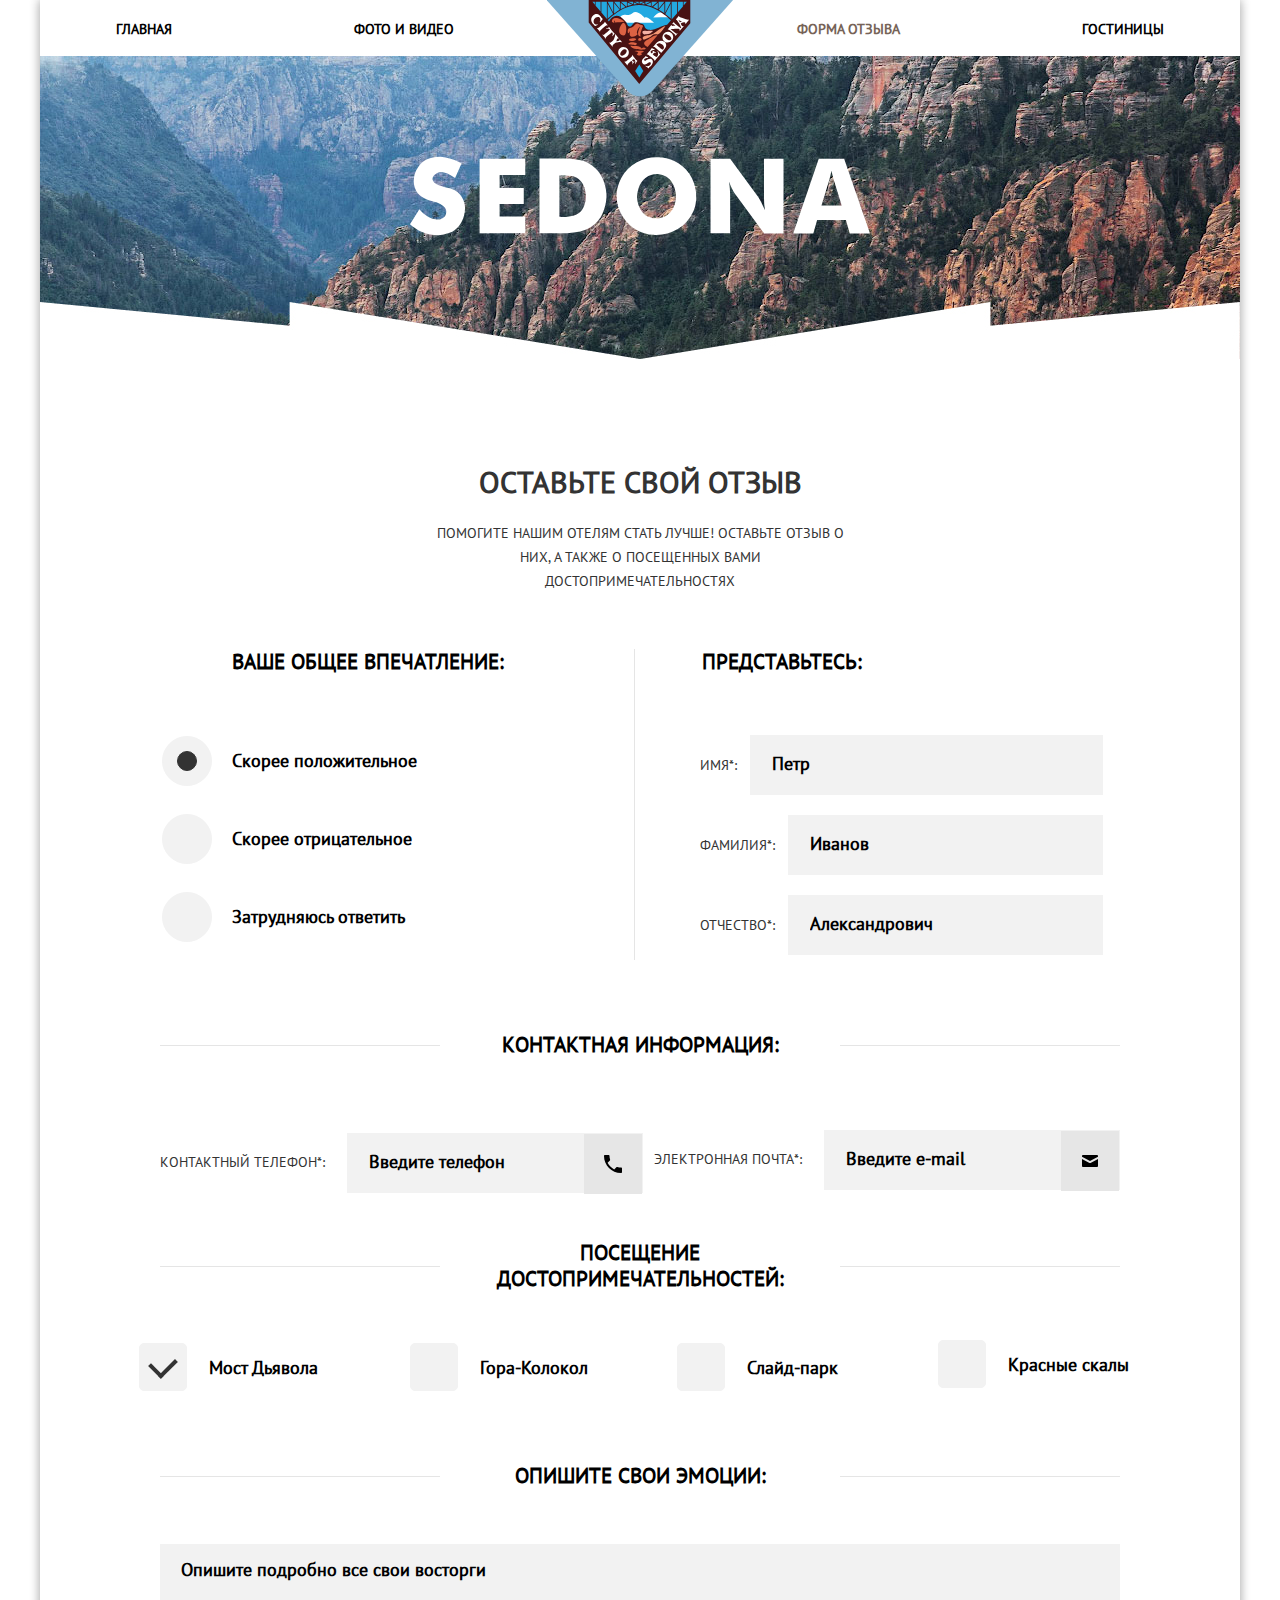
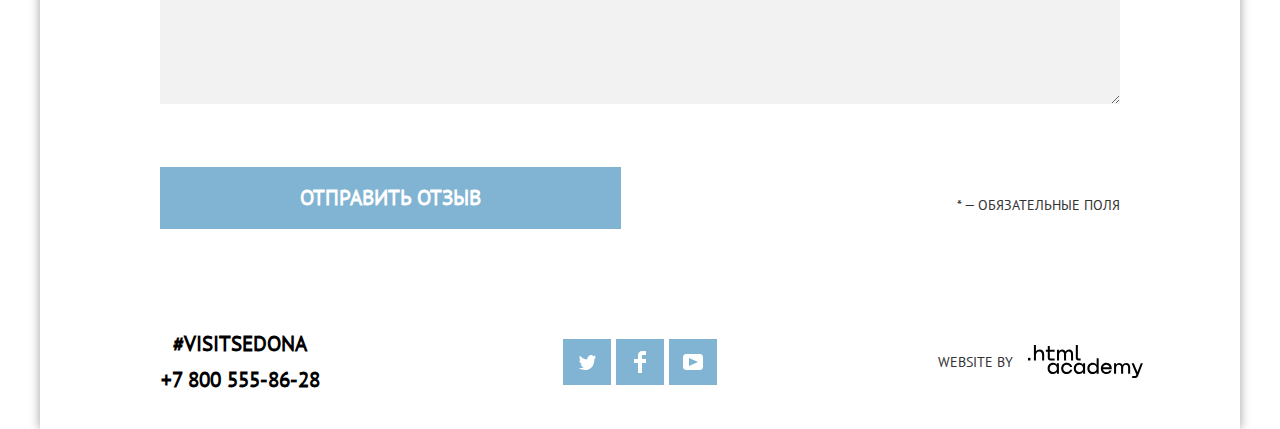
<file: source/form.html>
<!DOCTYPE html>
<html class="page" lang="ru">
  <head>
    <meta charset="utf-8">
    <meta name="viewport" content="width=device-width, initial-scale=1">
    <title>Sedona</title>
    <link rel="icon" href="favicon.ico">
    <link rel="icon" href="img/svg/favicon.svg" type="image/svg+xml">
    <link rel="apple-touch-icon" href="img/png/favicon.png">
    <link rel="manifest" href="manifest.webmanifest">
    <link href="https://fonts.googleapis.com/css2?family=PT+Sans:ital,wght@0,400;0,700;1,400;1,700&display=swap" rel="stylesheet">
    <link rel="stylesheet" href="css/style.css">
  </head>

  <body class="page__body body">
    <div class="body__container">
      <header class="body__header header">
        <a class="header__logo" href="index.html">
          <picture class="header__logo-img">
            <source media="(min-width: 1200px)" srcset="img/svg/logotype-desktop.svg">
            <source media="(min-width: 768px)" srcset="img/svg/logotype-tablet.svg">
            <img src="img/svg/logotype-mobile.svg" alt="Логотип Sedona">
          </picture>
        </a>
        <button class="header__menu-button--open visually-hidden" type="button" name="button"></button>
        <button class="header__menu-button--close visually-hidden" type="button" name="button"></button>
        <nav class="header__nav nav">
          <ul class="nav__list">
            <li class="nav__item">
              <a class="nav__item-link" href="index.html">Главная</a>
            </li>
            <li class="nav__item">
              <a class="nav__item-link" href="catalog.html">Фото и видео</a>
            </li>
            <li class="nav__item">
              <a class="nav__item-link nav__item-link--current" href="#">Форма отзыва</a>
            </li>
            <li class="nav__item nav__item--gradient">
              <a class="nav__item-link" href="hotels.html">Гостиницы</a>
            </li>
          </ul>
        </nav>
      </header>

      <main class="main-reviews main">
        <section class="main__tagline tagline">
          <h1 class="visually-hidden">Sedona</h1>
          <div class="tagline__img">
            <img class="tagline__img-text" src="img/svg/sedona.svg" alt="Sedona">
          </div>
        </section>

        <section class="reviews">
          <div class="section-header reviews__section-header">
            <h2 class="section-header__title">Оставьте свой отзыв</h2>
            <p class="section-header__text">Помогите нашим отелям стать лучше! Оставьте отзыв о них, а также о посещенных вами достопримечательностях</p>
          </div>

          <form class="reviews__form" action="https://echo.htmlacademy.ru/" method="post">
            <fieldset class="reviews__form-review form-review form-review__full-name">
              <h2 class="form-review__title">Представьтесь:</h2>
              <ul class="form-review__list form-review__list--full-name">
                <li class="form-review__item">
                  <label class="form-review__label--text" for="name">Имя*:</label>
                  <input class="form-review__input--text form-review__input--full-name" id="name" type="text" name="name" placeholder="Петр" value="" required>
                </li>
                <li class="form-review__item">
                  <label class="form-review__label--text" for="surname">Фамилия*:</label>
                  <input class="form-review__input--text form-review__input--full-name" id="surname" type="text" name="surname" placeholder="Иванов" value="" required>
                </li>
                <li class="form-review__item">
                  <label class="form-review__label--text" for="patronymic">Отчество*:</label>
                  <input class="form-review__input--text form-review__input--full-name" id="patronymic" type="text" name="patronymic" placeholder="Александрович" value="" required>
                </li>
              </ul>
            </fieldset>

            <fieldset class="form-review form-review__contact">
              <h2 class="form-review__title form-review__title--line">Контактная информация:</h2>
              <ul class="form-review__list form-review__list--contact">
                <li class="form-review__item form-review__item--contact">
                  <label class="form-review__label--text form-review__label--tel" for="tel">Контактный телефон*:
                    <input class="form-review__input--text form-review__input--text-contact" id="tel" type="tel" name="tel" placeholder="Введите телефон" value="" required>
                  </label>
                </li>
                <li class="form-review__item form-review__item--contact">
                  <label class="form-review__label--text form-review__label--mail" for="mail">Электронная почта*:
                    <input class="form-review__input--text form-review__input--text-contact" id="mail" type="email" name="mail" placeholder="Введите e-mail" value="" required>
                  </label>
                </li>
              </ul>
            </fieldset>

            <fieldset class="form-review form-review__impression">
              <h2 class="form-review__title">Ваше общее впечатление:</h2>
              <ul class="form-review__list form-review__list--radio">
                <li class="form-review__item form-review__item--radio">
                  <input class="form-review__input--radio visually-hidden" id="pos" type="radio" name="impression" checked>
                  <label class="form-review__label form-review__label--radio" for="pos">Скорее положительное</label>
                </li>
                <li class="form-review__item form-review__item--radio">
                  <input class="form-review__input--radio visually-hidden" id="neg" type="radio" name="impression">
                  <label class="form-review__label form-review__label--radio" for="neg">Скорее отрицательное</label>
                </li>
                <li class="form-review__item form-review__item--radio">
                  <input class="form-review__input--radio visually-hidden" id="neu" type="radio" name="impression">
                  <label class="form-review__label form-review__label--radio" for="neu">Затрудняюсь ответить</label>
                </li>
              </ul>
            </fieldset>

            <fieldset class="form-review form-review__attrection">
              <h2 class="form-review__title form-review__title--line">Посещение достопримечательностей:</h2>
              <ul class="form-review__list form-review__list--checkbox">
                <li class="form-review__item form-review__item--checkbox">
                  <input class="form-review__input--checkbox visually-hidden" id="bridge" type="checkbox" name="bridge" checked>
                  <label class="form-review__label form-review__label--checkbox" for="bridge">Мост Дьявола</label>
                </li>
                <li class="form-review__item form-review__item--checkbox">
                  <input class="form-review__input--checkbox visually-hidden" id="mountain" type="checkbox" name="mountain">
                  <label class="form-review__label form-review__label--checkbox" for="mountain">Гора-Колокол</label>
                </li>
                <li class="form-review__item form-review__item--checkbox">
                  <input class="form-review__input--checkbox visually-hidden" id="park" type="checkbox" name="park">
                  <label class="form-review__label form-review__label--checkbox" for="park">Слайд-парк</label>
                </li>
                <li class="form-review__item form-review__item--checkbox">
                  <input class="form-review__input--checkbox visually-hidden" id="rocks" type="checkbox" name="rocks">
                  <label class="form-review__label form-review__label--checkbox" for="rocks">Красные скалы</label>
                </li>
              </ul>
            </fieldset>

            <fieldset class="form-review form-review__emotions">
              <h2 class="form-review__title form-review__title--line">Опишите свои эмоции:</h2>
              <textarea class="form-review__textarea" type="text" name="emotions" placeholder="Опишите подробно все свои восторги"></textarea>
            </fieldset>

            <div class="form-review__footer">
              <button class="form-review__button" type="submit" name="button">Отправить отзыв</button>
              <p class="form-review__note">* — Обязательные поля</p>
            </div>
          </form>
        </section>

        <div class="error-pop-up visually-hidden">
          <h2 class="error-pop-up__title">Что-то пошло не так!</h2>
          <p class="error-pop-up__text">Проверьте поля, выделенные красным, скорее всего вы забыли их заполнить</p>
          <button class="error-pop-up__button" type="button" name="button">Ок</button>
        </div>

        <div class="right-pop-up visually-hidden">
          <h2 class="right-pop-up__title">Ваш отзыв отправлен!</h2>
          <p class="right-pop-up__text">Спасибо за ваше участие, ваш отзыв уже поступил к нам. В ближайшее время мы опубликуем его на сайте.</p>
          <button class="right-pop-up__button" type="button" name="button">Закрыть окно</button>
        </div>
      </main>

      <footer class="body__footer footer">
        <div class="footer__contact">
          <p class="footer__contact-text">#visitsedona</p>
          <p class="footer__contact-text">
            <a class="footer__contact-link" href="tel:+780005558628" name="telephone">+7 800 555-86-28</a>
          </p>
        </div>

        <div class="footer__social">
          <ul class="footer__social-list">
            <li class="footer__social-item">
              <a class="footer__social-button" href="#" aria-label="Twitter">
                <svg class="footer__social-svg" width="17" height="17" viewBox="0 0 17 17" fill="none" xmlns="http://www.w3.org/2000/svg">
                <path d="M10.95 1.14409C12.635 0.648089 13.934 1.41409 14.527 2.32309C15.2 2.09209 15.858 1.84209 16.538 1.61509C16.5249 2.30145 16.2117 2.94761 15.681 3.38309C16.366 3.55309 16.985 2.89209 16.985 2.89209C16.816 3.89209 15.979 4.68009 15.422 4.91609C15.191 11.6661 12.247 16.1331 5.34498 15.9981H4.89898C4.48898 15.9981 0.734977 15.5381 0.000976562 14.1111C2.27198 14.3071 3.89398 13.6891 4.69398 12.9341C3.73398 12.6341 2.01498 12.4571 1.71498 9.98409C2.06398 10.0901 2.27898 10.2121 2.90498 10.1031C1.70498 9.24709 0.373977 8.53009 0.447977 6.33009C0.732977 6.65809 1.51498 6.86609 1.78798 6.80209C1.08498 6.56109 -0.182023 3.44209 0.893977 1.85009C2.71198 3.70409 4.62898 5.45609 8.04598 5.62309C8.25398 3.33009 9.18298 1.79309 10.95 1.14409Z" fill="white"/>
                </svg>
              </a>
            </li>

            <li class="footer__social-item">
              <a class="footer__social-button" href="#" aria-label="Facebook">
                <svg class="footer__social-svg" width="12" height="22" viewBox="0 0 12 22" fill="none" xmlns="http://www.w3.org/2000/svg">
                <path d="M12 4V0H8C5.79086 0 4 1.79086 4 4V8H0V12H4V22H8V12H12V8H8V4H12Z" fill="white"/>
                </svg>
              </a>
            </li>

            <li class="footer__social-item">
              <a class="footer__social-button" href="#" aria-label="YouTube">
                <svg class="footer__social-svg" width="20" height="16" viewBox="0 0 20 16" fill="none" xmlns="http://www.w3.org/2000/svg">
                <path fill-rule="evenodd" clip-rule="evenodd" d="M3 0H17C18.65 0 20 1.35 20 3V13C20 14.65 18.65 16 17 16H3C1.35 16 0 14.65 0 13V3C0 1.35 1.35 0 3 0ZM6.027 4.002V11.998L15.014 8L6.027 4.002Z" fill="white"/>
                </svg>
              </a>
            </li>
          </ul>
        </div>

        <div class="footer__copyright">
          <span class="footer__copyright-text">website by</span>
          <a class="footer__copyright-link" href="https://htmlacademy.ru/intensive/htmlcss" aria-label="HTML Academy">
            <svg class="footer__copyright-svg" width="115" height="34" viewBox="0 0 115 34" fill="none" xmlns="http://www.w3.org/2000/svg">
            <g clip-path="url(#clip0)">
            <path d="M0 12.8806V15.4567H2.45789V12.8806H0Z" fill="black"/>
            <path d="M11.6466 4.52965C10.0863 4.52965 8.82534 5.23807 8.03454 6.26851H7.94905V0H5.91864V15.4566H7.94905V10.1541C7.94905 8.02886 9.27418 6.50466 11.2191 6.50466C13.0572 6.50466 14.1258 7.87858 14.1258 9.72478V15.4566H16.1563V9.35984C16.1563 6.41878 14.3396 4.52965 11.6466 4.52965Z" fill="black"/>
            <path d="M26.6171 4.8303H21.8082V1.07349H19.7778V4.8303H17.8542V6.80531H19.7778V12.7947C19.7778 14.5121 20.7396 15.4567 22.4708 15.4567H26.6171V13.4602H22.8769C22.193 13.4602 21.8082 13.0738 21.8082 12.4083V6.80531H26.6171V4.8303Z" fill="black"/>
            <path d="M41.1215 4.55103C39.497 4.55103 38.2576 5.34532 37.5736 6.61191H37.5095C36.8897 5.3668 35.7356 4.55103 34.154 4.55103C32.7434 4.55103 31.6746 5.30238 31.0336 6.35431H30.948V4.83011H29.0031V15.4565H31.0336V10.0038C31.0336 8.00729 32.0806 6.54752 33.6624 6.50458C35.1584 6.46164 36.0347 7.53502 36.0347 9.14507V15.4565H38.0652V9.83203C38.0652 7.44915 39.4758 6.50458 40.6941 6.50458C42.1688 6.50458 43.0452 7.53502 43.0452 9.14507V15.4565H45.0754V8.9304C45.0754 6.35431 43.6221   4.55103 41.1215 4.55103Z" fill="black"/>
            <path d="M47.8272 12.7088C47.8272 14.4476 48.8104 15.4566 50.627 15.4566H52.636V13.4816H50.9262C50.2422 13.4816 49.8574 13.0952 49.8574 12.4297V0H47.8272V12.7088Z" fill="black"/>
            <path d="M28.9048 19.7063H28.8192C28.027 18.6392 26.7425 17.8923 25.0295 17.8709C21.882 17.8282 19.6338 20.1544 19.6338 23.441C19.6338 26.749 21.9248 29.0752 25.008 29.0326C26.7637 29.0111 28.027 28.2215 28.8192 27.0903H28.9048V28.7336H30.9177V18.1697H28.9048V19.7063ZM25.3077 27.0691C23.081 27.0691 21.6679 25.4471 21.6679 23.441C21.6679 21.435 23.081 19.813 25.3077 19.813C27.4703 19.813 28.8836 21.435 28.8836 23.441C28.8836 25.4259 27.4703 27.0691 25.3077 27.0691Z" fill="black"/>
            <path d="M44.2094 22.0111C43.7169 19.6208 41.5972 17.8708 38.8138 17.8708C35.4523 17.8708 33.2042 20.3251 33.2042 23.4409C33.2042 26.5567 35.4523 29.0325 38.8138 29.0325C41.5972 29.0325 43.7169 27.2397 44.2094 24.8281H42.0898C41.6616 26.1727 40.3983 27.0903 38.8353 27.0903C36.6513 27.0903 35.238 25.447 35.238 23.4409C35.238 21.4349 36.6513 19.8129 38.8353 19.8129C40.4624 19.8129 41.6616 20.7733 42.0898 22.0111H44.2094Z" fill="black"/>
            <path d="M55.0836 19.7063H54.998C54.2057 18.6392 52.921 17.8923 51.208 17.8709C48.0606 17.8282 45.8124 20.1544 45.8124 23.441C45.8124 26.749 48.1035 29.0752 51.1866 29.0326C52.9424 29.0111 54.2057 28.2215 54.998 27.0903H55.0836V28.7336H57.0962V18.1697H55.0836V19.7063ZM51.4865 27.0691C49.2595 27.0691 47.8465 25.4471 47.8465 23.441C47.8465 21.435 49.2595 19.813 51.4865 19.813C53.6491 19.813 55.0621 21.435 55.0621 23.441C55.0621 25.4259 53.6491 27.0691 51.4865 27.0691Z" fill="black"/>
            <path d="M68.6538 19.813H68.5682C67.776 18.6819 66.4483 17.8923 64.7568 17.871C61.6738 17.8283 59.3827 20.1545 59.3827 23.4624C59.3827 26.749 61.6309 29.0753 64.7783 29.0326C66.4483 29.0111 67.776 28.2642 68.5468 27.1972H68.6538V28.7336H70.6665V13.3679H68.6538V19.813ZM65.0568 27.0904C62.8298 27.0904 61.4168 25.4685 61.4168 23.4624C61.4168 21.4563 62.8298 19.8343 65.0568 19.8343C67.2193 19.8343 68.6324 21.4776 68.6324 23.4624C68.6324 25.4685 67.2193 27.0904 65.0568 27.0904Z" fill="black"/>
            <path d="M78.3297 17.8708C75.0752 17.8708 72.8483 20.3678 72.8483 23.4623C72.8483 26.4714 74.9467 29.0325 78.3724 29.0325C80.8561 29.0325 82.8475 27.6879 83.5541 25.447H81.4342C80.9634 26.4502 79.8286 27.0903 78.4582 27.0903C76.5312 27.0903 75.1608 25.8098 75.0108 24.1666H83.7682C84.0464 20.6452 81.8412 17.8708 78.3297 17.8708ZM78.2868 19.8129C79.9783 19.8129 81.2416 20.8586 81.5627 22.3739H75.0538C75.3534 20.88 76.6168 19.8129 78.2868 19.8129Z" fill="black"/>
            <path d="M98.1985 17.8921C96.5713 17.8921 95.3295 18.6817 94.6443 19.9409H94.5799C93.9591 18.703 92.8029 17.8921 91.2184 17.8921C89.8054 17.8921 88.7347 18.639 88.0924 19.6848H88.0068V18.1695H86.0583V28.7334H88.0924V23.3128C88.0924 21.328 89.1417 19.8768 90.7261 19.8341C92.2247 19.7915 93.1028 20.8585 93.1028 22.4591V28.7334H95.1368V23.1421C95.1368 20.7732 96.5499 19.8341 97.7703 19.8341C99.2477 19.8341 100.125 20.8585 100.125 22.4591V28.7334H102.16V22.2457C102.16 19.6848 100.704 17.8921 98.1985 17.8921Z" fill="black"/>
            <path d="M109.441 27.0477L105.801 18.1697H103.553L108.392 29.7368L108.371 29.7794C108.028 30.6544 107.643 30.9745 106.701 30.9745H104.196V33.0019H106.701C108.542 33.0019 109.527 32.1696 110.212 30.3769L114.88 18.1697H112.803L109.441 27.0477Z" fill="black"/>
            </g>
            <defs>
            <clipPath id="clip0">
            <rect width="115" height="34" fill="white"/>
            </clipPath>
            </defs>
            </svg>
          </a>
        </div>
      </footer>
    </div>
    <script src="script/menu.js"></script>
    <script src="script/pop-up.js"></script>
  </body>
</html>
</file>
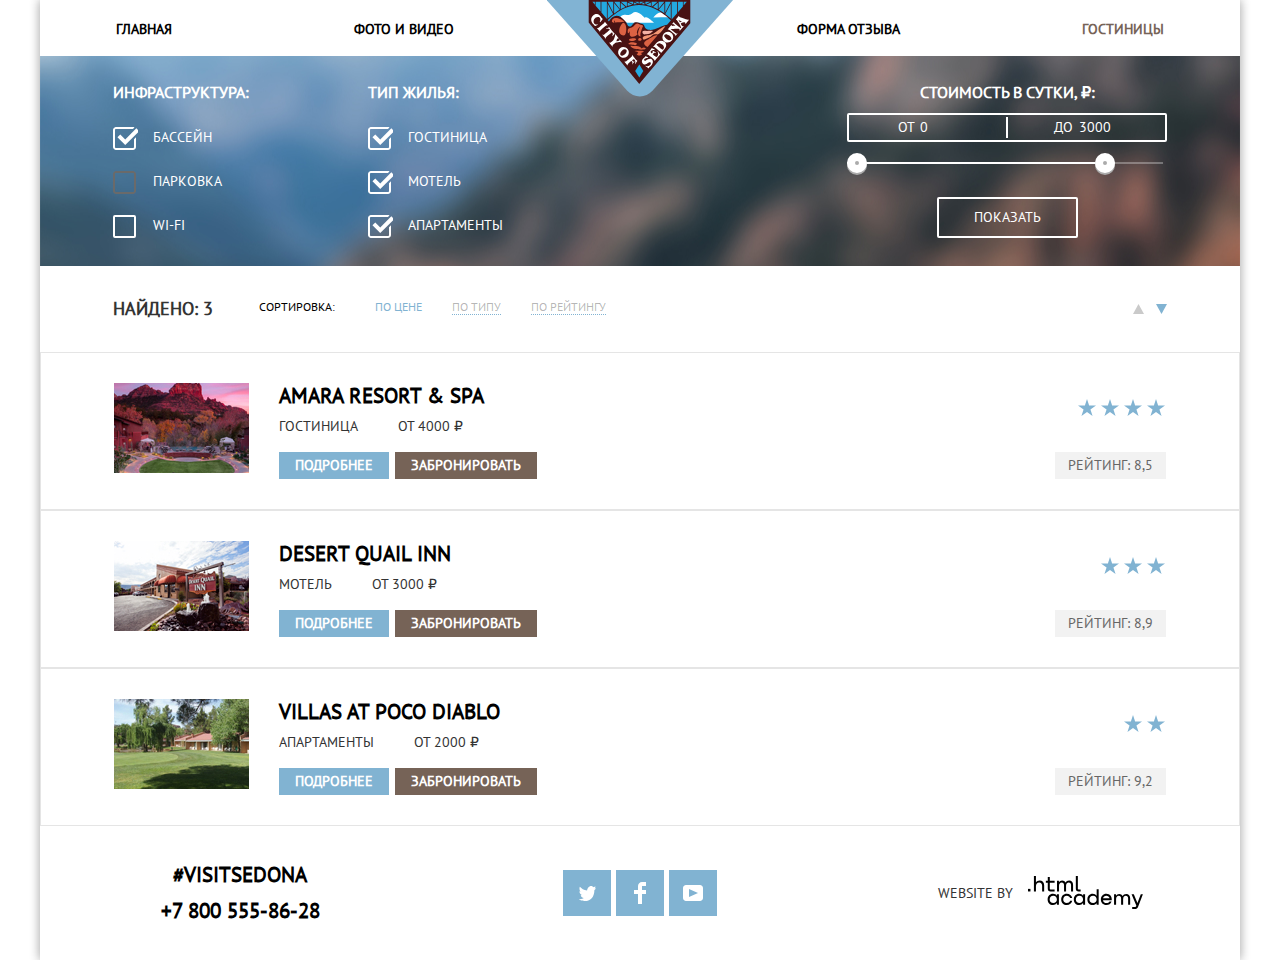
<file: source/hotels.html>
<!DOCTYPE html>
<html class="page" lang="ru">
  <head>
    <meta charset="utf-8">
    <meta name="viewport" content="width=device-width, initial-scale=1">
    <title>Sedona</title>
    <link rel="icon" href="favicon.ico">
    <link rel="icon" href="img/svg/favicon.svg" type="image/svg+xml">
    <link rel="apple-touch-icon" href="img/png/favicon.png">
    <link rel="manifest" href="manifest.webmanifest">
    <link href="https://fonts.googleapis.com/css2?family=PT+Sans:ital,wght@0,400;0,700;1,400;1,700&display=swap" rel="stylesheet">
    <link rel="stylesheet" href="css/style.css">
  </head>

  <body class="page__body body">
    <div class="body__container">
      <header class="body__header header">
        <a class="header__logo" href="index.html">
          <picture class="header__logo-img">
            <source media="(min-width: 1200px)" srcset="img/svg/logotype-desktop.svg">
            <source media="(min-width: 768px)" srcset="img/svg/logotype-tablet.svg">
            <img src="img/svg/logotype-mobile.svg" alt="Логотип Sedona">
          </picture>
        </a>
        <button class="header__menu-button--open" type="button" name="button"></button>
        <button class="header__menu-button--close visually-hidden" type="button" name="button"></button>
        <nav class="header__nav nav visually-hidden">
          <ul class="nav__list">
            <li class="nav__item">
              <a class="nav__item-link" href="index.html">Главная</a>
            </li>
            <li class="nav__item">
              <a class="nav__item-link" href="catalog.html">Фото и видео</a>
            </li>
            <li class="nav__item">
              <a class="nav__item-link" href="form.html">Форма отзыва</a>
            </li>
            <li class="nav__item nav__item--gradient">
              <a class="nav__item-link nav__item-link--current" href="#">Гостиницы</a>
            </li>
          </ul>
        </nav>
      </header>

    <main class="main-hotels main">
      <h1 class="visually-hidden">Гостиницы</h1>

      <section class="hotels-filter">
        <h2 class="visually-hidden">Фильтр</h2>
        <form class="hotels-filter__form" method="post" action="https://echo.htmlacademy.ru/">

          <div class="hotels-filter__checkbox-container">
            <fieldset class="hotels-filter__checkbox">
              <legend class="hotels-filter__title">Инфраструктура:</legend>
              <ul class="hotels-filter__list">
                <li class="hotels-filter__item">
                  <input class="hotels-filter__input--checkbox visually-hidden" type="checkbox" name="pool" id="filter-pool" checked>
                  <label class="hotels-filter__label" for="filter-pool">бассейн</label>
                </li>
                <li class="hotels-filter__item">
                  <input class="hotels-filter__input--checkbox visually-hidden" type="checkbox" name="parking-lot" id="filter-parking-lot" disabled>
                  <label class="hotels-filter__label" for="filter-parking-lot">парковка</label>
                </li>
                <li class="hotels-filter_item">
                  <input class="hotels-filter__input--checkbox visually-hidden" type="checkbox" name="wi-fi" id="filter-wi-fi">
                  <label class="hotels-filter__label" for="filter-wi-fi">Wi-Fi</label>
                </li>
              </ul>
            </fieldset>

            <fieldset class="hotels-filter__checkbox">
              <legend class="hotels-filter__title">Тип жилья:</legend>
              <ul class="hotels-filter__list">
                <li class="hotels-filter__item">
                  <input class="hotels-filter__input--checkbox visually-hidden" type="checkbox" name="hotel" id="filter-hotel" checked>
                  <label class="hotels-filter__label" for="filter-hotel">гостиница</label>
                </li>
                <li class="hotels-filter__item">
                  <input class="hotels-filter__input--checkbox visually-hidden" type="checkbox" name="motel" id="filter-motel" checked>
                  <label class="hotels-filter__label" for="filter-motel">мотель</label>
                </li>
                <li class="hotels-filter__item">
                  <input class="hotels-filter__input--checkbox visually-hidden" type="checkbox" name="apartments" id="filter-apartments" checked>
                  <label class="hotels-filter__label" for="filter-apartments">апартаменты</label>
                </li>
              </ul>
            </fieldset>
          </div>

          <div class="hotels-filter__container">
            <fieldset class="hotels-filter__slider slider">
              <legend class="slider__title">Стоимость в сутки, ₽:</legend>
              <div class="slider__range-filter">
                <div class="slider__price">
                  <label class="slider__price-label slider__price--min">
                    от <input class="slider__input" type="text" name="min-price" value="0">
                  </label>
                </div>
                <div class="slider__price">
                  <label class="slider__price-label form__price--max">
                    до <input class="slider__input" type="text" name="max-price" value="3000">
                  </label>
                </div>
              </div>
              <div class="slider__range-controls">
                <div class="slider__scale">
                  <div class="slider__bar"></div>
                </div>
                <div class="slider__toggle slider__toggle--min" tabindex="0" aria-label="Индикатор управления минимальной стоимостью гостиницы"></div>
                <div class="slider__toggle slider__toggle--max" tabindex="0" aria-label="Индикатор управления максимальной стоимостью гостиницы"></div>
              </div>
            </fieldset>
            <button class="hotels-filter__button" type="submit" name="filter-button">показать</button>
          </div>
        </form>
      </section>

      <section class="result">
        <div class="result__filter">
          <h2 class="visually-hidden">Результат</h2>

          <div class="result__filter-container">
            <p class="result__text">Найдено: 3</p>
            <ul class="result__sorting sorting">
              <li class="sorting__item sorting__item--header">Сортировка:</li>
              <li class="sorting__item">
                <a class="sorting__button sorting__button--on sorting__button--price" href="#">по цене</a>
              </li>
              <li class="sorting__item">
                <a class="sorting__button sorting__button--type" href="#">по типу</a>
              </li>
              <li class="sorting__item">
                <a class="sorting__button sorting__button--rating" href="#">по рейтингу</a>
              </li>
            </ul>
          </div>

          <ul class="result__filter-button">
            <li class="result__filter-button--top">
              <a class="result__filter-button-arrow" href="#" aria-label="Отфильтровать по возрастанию">
                <svg class="result__filter-img-arrow" width="11" height="10" viewBox="0 0 11 10" fill="none" xmlns="http://www.w3.org/2000/svg">
                  <path d="M5.5 0L0 10H11L5.5 0Z" fill="#CACACA"/>
                </svg>
              </a>
            </li>
            <li class="result__filter-button--bottom result__filter-img-arrow--on">
              <a class="result__filter-button-arrow" href="#" aria-label="Отфильтровать по убыванию">
                <svg class="result__filter-img-arrow" width="11" height="10" viewBox="0 0 11 10" fill="none" xmlns="http://www.w3.org/2000/svg">
                  <path d="M5.5 10L0 0H11" fill="#CACACA"/>
                </svg>
              </a>
            </li>
          </ul>
        </div>

        <ul class="result__hotel hotel">
          <li class="hotel__item">
            <div class="hotel__container">
              <figure class="hotel__img">
                <img src="img/jpg/amara_resort.jpg" width="135" height="90" alt="Amara Resort & Spa">
              </figure>
              <div class="hotel__info">
                <h3 class="hotel__title">
                  <a class="hotel__title-link hotel__name" href="#">Amara Resort & Spa</a>
                </h3>
                <div class="hotel__info-data">
                  <p class="hotel__text hotel__type">Гостиница</p>
                  <p class="hotel__text"> от <span class="hotel__price">4000</span> ₽</p>
                </div>
                <div class="hotel__info-links">
                  <a class="hotel__link hotel__link--blue" href="#">Подробнее</a>
                  <a class="hotel__link hotel__link--brown" href="#">Забронировать</a>
                </div>
              </div>
            </div>
            <div class="hotel__rating">
              <div class="hotel__stars">
                <img class="hotel__stars-img" src="img/svg/star.svg" width="19" height="17" alt="Звездочка">
                <img class="hotel__stars-img" src="img/svg/star.svg" width="19" height="17" alt="Звездочка">
                <img class="hotel__stars-img" src="img/svg/star.svg" width="19" height="17" alt="Звездочка">
                <img class="hotel__stars-img" src="img/svg/star.svg" width="19" height="17" alt="Звездочка">
              </div>
              <p class="hotel__rating-text">Рейтинг: <span class="hotel__rating-score">8,5</span></p>
            </div>
          </li>

          <li class="hotel__item">
            <div class="hotel__container">
              <figure class="hotel__img">
                <img src="img/jpg/desert_quail_inn.jpg" width="135" height="90" alt="Desert Quail Inn">
              </figure>
              <div class="hotel__info">
                <h3 class="hotel__title">
                  <a class="hotel__title-link hotel__name" href="#">Desert Quail Inn</a>
                </h3>
                <div class="hotel__info-data">
                  <p class="hotel__text hotel__type">Мотель</p>
                  <p class="hotel__text"> от <span class="hotel__price">3000</span> ₽</p>
                </div>
                <div class="hotel__info-links">
                  <a class="hotel__link hotel__link--blue" href="#">Подробнее</a>
                  <a class="hotel__link hotel__link--brown" href="#">Забронировать</a>
                </div>
              </div>
            </div>
            <div class="hotel__rating">
              <div class="hotel__stars">
                <img class="hotel__stars-img" src="img/svg/star.svg" width="19" height="17" alt="Звездочка">
                <img class="hotel__stars-img" src="img/svg/star.svg" width="19" height="17" alt="Звездочка">
                <img class="hotel__stars-img" src="img/svg/star.svg" width="19" height="17" alt="Звездочка">
              </div>
              <p class="hotel__rating-text">Рейтинг: <span class="hotel__rating-score">8,9</span></p>
            </div>
          </li>

          <li class="hotel__item">
            <div class="hotel__container">
              <figure class="hotel__img">
                <img src="img/jpg/villas_at_poco_diablo.jpg" width="135" height="90" alt="Villas At Poco Diablo">
              </figure>
              <div class="hotel__info">
                <h3 class="hotel__title">
                  <a class="hotel__title-link hotel__name" href="#">Villas At Poco Diablo</a>
                </h3>
                <div class="hotel__info-data">
                  <p class="hotel__text hotel__type">Апартаменты</p>
                  <p class="hotel__text"> от <span class="hotel__price">2000</span> ₽</p>
                </div>
                <div class="hotel__info-links">
                  <a class="hotel__link hotel__link--blue" href="#">Подробнее</a>
                  <a class="hotel__link hotel__link--brown" href="#">Забронировать</a>
                </div>
              </div>
            </div>
            <div class="hotel__rating">
              <div class="hotel__stars">
                <img class="hotel__stars-img" src="img/svg/star.svg" width="19" height="17" alt="Звездочка">
                <img class="hotel__stars-img" src="img/svg/star.svg" width="19" height="17" alt="Звездочка">
              </div>
              <p class="hotel__rating-text">Рейтинг: <span class="hotel__rating-score">9,2</span></p>
            </div>
          </li>
        </ul>
      </section>
    </main>

    <footer class="body__footer footer">
      <div class="footer__contact">
        <p class="footer__contact-text">#visitsedona</p>
        <p class="footer__contact-text">
          <a class="footer__contact-link" href="tel:+780005558628" name="telephone">+7 800 555-86-28</a>
        </p>
      </div>

      <div class="footer__social">
        <ul class="footer__social-list">
          <li class="footer__social-item">
            <a class="footer__social-button" href="#" aria-label="Twitter">
              <svg class="footer__social-svg" width="17" height="17" viewBox="0 0 17 17" fill="none" xmlns="http://www.w3.org/2000/svg">
              <path d="M10.95 1.14409C12.635 0.648089 13.934 1.41409 14.527 2.32309C15.2 2.09209 15.858 1.84209 16.538 1.61509C16.5249 2.30145 16.2117 2.94761 15.681 3.38309C16.366 3.55309 16.985 2.89209 16.985 2.89209C16.816 3.89209 15.979 4.68009 15.422 4.91609C15.191 11.6661 12.247 16.1331 5.34498 15.9981H4.89898C4.48898 15.9981 0.734977 15.5381 0.000976562 14.1111C2.27198 14.3071 3.89398 13.6891 4.69398 12.9341C3.73398 12.6341 2.01498 12.4571 1.71498 9.98409C2.06398 10.0901 2.27898 10.2121 2.90498 10.1031C1.70498 9.24709 0.373977 8.53009 0.447977 6.33009C0.732977 6.65809 1.51498 6.86609 1.78798 6.80209C1.08498 6.56109 -0.182023 3.44209 0.893977 1.85009C2.71198 3.70409 4.62898 5.45609 8.04598 5.62309C8.25398 3.33009 9.18298 1.79309 10.95 1.14409Z" fill="white"/>
              </svg>
            </a>
          </li>

          <li class="footer__social-item">
            <a class="footer__social-button" href="#" aria-label="Facebook">
              <svg class="footer__social-svg" width="12" height="22" viewBox="0 0 12 22" fill="none" xmlns="http://www.w3.org/2000/svg">
              <path d="M12 4V0H8C5.79086 0 4 1.79086 4 4V8H0V12H4V22H8V12H12V8H8V4H12Z" fill="white"/>
              </svg>
            </a>
          </li>

          <li class="footer__social-item">
            <a class="footer__social-button" href="#" aria-label="YouTube">
              <svg class="footer__social-svg" width="20" height="16" viewBox="0 0 20 16" fill="none" xmlns="http://www.w3.org/2000/svg">
              <path fill-rule="evenodd" clip-rule="evenodd" d="M3 0H17C18.65 0 20 1.35 20 3V13C20 14.65 18.65 16 17 16H3C1.35 16 0 14.65 0 13V3C0 1.35 1.35 0 3 0ZM6.027 4.002V11.998L15.014 8L6.027 4.002Z" fill="white"/>
              </svg>
            </a>
          </li>
        </ul>
      </div>

      <div class="footer__copyright">
        <span class="footer__copyright-text">website by</span>
        <a class="footer__copyright-link" href="https://htmlacademy.ru/intensive/htmlcss" aria-label="HTML Academy">
          <svg class="footer__copyright-svg" width="115" height="34" viewBox="0 0 115 34" fill="none" xmlns="http://www.w3.org/2000/svg">
          <g clip-path="url(#clip0)">
          <path d="M0 12.8806V15.4567H2.45789V12.8806H0Z" fill="black"/>
          <path d="M11.6466 4.52965C10.0863 4.52965 8.82534 5.23807 8.03454 6.26851H7.94905V0H5.91864V15.4566H7.94905V10.1541C7.94905 8.02886 9.27418 6.50466 11.2191 6.50466C13.0572 6.50466 14.1258 7.87858 14.1258 9.72478V15.4566H16.1563V9.35984C16.1563 6.41878 14.3396 4.52965 11.6466 4.52965Z" fill="black"/>
          <path d="M26.6171 4.8303H21.8082V1.07349H19.7778V4.8303H17.8542V6.80531H19.7778V12.7947C19.7778 14.5121 20.7396 15.4567 22.4708 15.4567H26.6171V13.4602H22.8769C22.193 13.4602 21.8082 13.0738 21.8082 12.4083V6.80531H26.6171V4.8303Z" fill="black"/>
          <path d="M41.1215 4.55103C39.497 4.55103 38.2576 5.34532 37.5736 6.61191H37.5095C36.8897 5.3668 35.7356 4.55103 34.154 4.55103C32.7434 4.55103 31.6746 5.30238 31.0336 6.35431H30.948V4.83011H29.0031V15.4565H31.0336V10.0038C31.0336 8.00729 32.0806 6.54752 33.6624 6.50458C35.1584 6.46164 36.0347 7.53502 36.0347 9.14507V15.4565H38.0652V9.83203C38.0652 7.44915 39.4758 6.50458 40.6941 6.50458C42.1688 6.50458 43.0452 7.53502 43.0452 9.14507V15.4565H45.0754V8.9304C45.0754 6.35431 43.6221   4.55103 41.1215 4.55103Z" fill="black"/>
          <path d="M47.8272 12.7088C47.8272 14.4476 48.8104 15.4566 50.627 15.4566H52.636V13.4816H50.9262C50.2422 13.4816 49.8574 13.0952 49.8574 12.4297V0H47.8272V12.7088Z" fill="black"/>
          <path d="M28.9048 19.7063H28.8192C28.027 18.6392 26.7425 17.8923 25.0295 17.8709C21.882 17.8282 19.6338 20.1544 19.6338 23.441C19.6338 26.749 21.9248 29.0752 25.008 29.0326C26.7637 29.0111 28.027 28.2215 28.8192 27.0903H28.9048V28.7336H30.9177V18.1697H28.9048V19.7063ZM25.3077 27.0691C23.081 27.0691 21.6679 25.4471 21.6679 23.441C21.6679 21.435 23.081 19.813 25.3077 19.813C27.4703 19.813 28.8836 21.435 28.8836 23.441C28.8836 25.4259 27.4703 27.0691 25.3077 27.0691Z" fill="black"/>
          <path d="M44.2094 22.0111C43.7169 19.6208 41.5972 17.8708 38.8138 17.8708C35.4523 17.8708 33.2042 20.3251 33.2042 23.4409C33.2042 26.5567 35.4523 29.0325 38.8138 29.0325C41.5972 29.0325 43.7169 27.2397 44.2094 24.8281H42.0898C41.6616 26.1727 40.3983 27.0903 38.8353 27.0903C36.6513 27.0903 35.238 25.447 35.238 23.4409C35.238 21.4349 36.6513 19.8129 38.8353 19.8129C40.4624 19.8129 41.6616 20.7733 42.0898 22.0111H44.2094Z" fill="black"/>
          <path d="M55.0836 19.7063H54.998C54.2057 18.6392 52.921 17.8923 51.208 17.8709C48.0606 17.8282 45.8124 20.1544 45.8124 23.441C45.8124 26.749 48.1035 29.0752 51.1866 29.0326C52.9424 29.0111 54.2057 28.2215 54.998 27.0903H55.0836V28.7336H57.0962V18.1697H55.0836V19.7063ZM51.4865 27.0691C49.2595 27.0691 47.8465 25.4471 47.8465 23.441C47.8465 21.435 49.2595 19.813 51.4865 19.813C53.6491 19.813 55.0621 21.435 55.0621 23.441C55.0621 25.4259 53.6491 27.0691 51.4865 27.0691Z" fill="black"/>
          <path d="M68.6538 19.813H68.5682C67.776 18.6819 66.4483 17.8923 64.7568 17.871C61.6738 17.8283 59.3827 20.1545 59.3827 23.4624C59.3827 26.749 61.6309 29.0753 64.7783 29.0326C66.4483 29.0111 67.776 28.2642 68.5468 27.1972H68.6538V28.7336H70.6665V13.3679H68.6538V19.813ZM65.0568 27.0904C62.8298 27.0904 61.4168 25.4685 61.4168 23.4624C61.4168 21.4563 62.8298 19.8343 65.0568 19.8343C67.2193 19.8343 68.6324 21.4776 68.6324 23.4624C68.6324 25.4685 67.2193 27.0904 65.0568 27.0904Z" fill="black"/>
          <path d="M78.3297 17.8708C75.0752 17.8708 72.8483 20.3678 72.8483 23.4623C72.8483 26.4714 74.9467 29.0325 78.3724 29.0325C80.8561 29.0325 82.8475 27.6879 83.5541 25.447H81.4342C80.9634 26.4502 79.8286 27.0903 78.4582 27.0903C76.5312 27.0903 75.1608 25.8098 75.0108 24.1666H83.7682C84.0464 20.6452 81.8412 17.8708 78.3297 17.8708ZM78.2868 19.8129C79.9783 19.8129 81.2416 20.8586 81.5627 22.3739H75.0538C75.3534 20.88 76.6168 19.8129 78.2868 19.8129Z" fill="black"/>
          <path d="M98.1985 17.8921C96.5713 17.8921 95.3295 18.6817 94.6443 19.9409H94.5799C93.9591 18.703 92.8029 17.8921 91.2184 17.8921C89.8054 17.8921 88.7347 18.639 88.0924 19.6848H88.0068V18.1695H86.0583V28.7334H88.0924V23.3128C88.0924 21.328 89.1417 19.8768 90.7261 19.8341C92.2247 19.7915 93.1028 20.8585 93.1028 22.4591V28.7334H95.1368V23.1421C95.1368 20.7732 96.5499 19.8341 97.7703 19.8341C99.2477 19.8341 100.125 20.8585 100.125 22.4591V28.7334H102.16V22.2457C102.16 19.6848 100.704 17.8921 98.1985 17.8921Z" fill="black"/>
          <path d="M109.441 27.0477L105.801 18.1697H103.553L108.392 29.7368L108.371 29.7794C108.028 30.6544 107.643 30.9745 106.701 30.9745H104.196V33.0019H106.701C108.542 33.0019 109.527 32.1696 110.212 30.3769L114.88 18.1697H112.803L109.441 27.0477Z" fill="black"/>
          </g>
          <defs>
          <clipPath id="clip0">
          <rect width="115" height="34" fill="white"/>
          </clipPath>
          </defs>
          </svg>
        </a>
      </div>
    </footer>
  </div>
  <script src="script/menu.js"></script>
  <script src="script/filter.js"></script>
</body>
</html>
</file>
<file: source/css/style.css>
@font-face {
  font-family: "PTSans";
  src: url("../fonts/PTSans.woff2") format("woff2"), url("../fonts/PTSans.woff") format("woff");
  font-weight: 400;
  font-style: normal;
  font-display: swap;
}
@font-face {
  font-family: "PTSans-Bold";
  src: url("../fonts/PTSans-Bold.woff2") format("woff2"), url("../fonts/PTSans-Bold.woff") format("woff");
  font-weight: 600;
  font-style: normal;
  font-display: swap;
}
/*! normalize.css v8.0.1 | MIT License | github.com/necolas/normalize.css */
/* Document
   ========================================================================== */
/**
 * 1. Correct the line height in all browsers.
 * 2. Prevent adjustments of font size after orientation changes in iOS.
 */
html {
  line-height: 1.15;
  /* 1 */
  -webkit-text-size-adjust: 100%;
  /* 2 */
}

/* Sections
   ========================================================================== */
/**
 * Remove the margin in all browsers.
 */
body {
  margin: 0;
}

/**
 * Render the `main` element consistently in IE.
 */
main {
  display: block;
}

/**
 * Correct the font size and margin on `h1` elements within `section` and
 * `article` contexts in Chrome, Firefox, and Safari.
 */
h1 {
  font-size: 2em;
  margin: 0.67em 0;
}

/* Grouping content
   ========================================================================== */
/**
 * 1. Add the correct box sizing in Firefox.
 * 2. Show the overflow in Edge and IE.
 */
hr {
  box-sizing: content-box;
  /* 1 */
  height: 0;
  /* 1 */
  overflow: visible;
  /* 2 */
}

/**
 * 1. Correct the inheritance and scaling of font size in all browsers.
 * 2. Correct the odd `em` font sizing in all browsers.
 */
pre {
  font-family: monospace, monospace;
  /* 1 */
  font-size: 1em;
  /* 2 */
}

/* Text-level semantics
   ========================================================================== */
/**
 * Remove the gray background on active links in IE 10.
 */
a {
  background-color: transparent;
}

/**
 * 1. Remove the bottom border in Chrome 57-
 * 2. Add the correct text decoration in Chrome, Edge, IE, Opera, and Safari.
 */
abbr[title] {
  border-bottom: none;
  /* 1 */
  text-decoration: underline;
  /* 2 */
  text-decoration: underline dotted;
  /* 2 */
}

/**
 * Add the correct font weight in Chrome, Edge, and Safari.
 */
b,
strong {
  font-weight: bolder;
}

/**
 * 1. Correct the inheritance and scaling of font size in all browsers.
 * 2. Correct the odd `em` font sizing in all browsers.
 */
code,
kbd,
samp {
  font-family: monospace, monospace;
  /* 1 */
  font-size: 1em;
  /* 2 */
}

/**
 * Add the correct font size in all browsers.
 */
small {
  font-size: 80%;
}

/**
 * Prevent `sub` and `sup` elements from affecting the line height in
 * all browsers.
 */
sub,
sup {
  font-size: 75%;
  line-height: 0;
  position: relative;
  vertical-align: baseline;
}

sub {
  bottom: -0.25em;
}

sup {
  top: -0.5em;
}

/* Embedded content
   ========================================================================== */
/**
 * Remove the border on images inside links in IE 10.
 */
img {
  border-style: none;
}

/* Forms
   ========================================================================== */
/**
 * 1. Change the font styles in all browsers.
 * 2. Remove the margin in Firefox and Safari.
 */
button,
input,
optgroup,
select,
textarea {
  font-family: inherit;
  /* 1 */
  font-size: 100%;
  /* 1 */
  line-height: 1.15;
  /* 1 */
  margin: 0;
  /* 2 */
}

/**
 * Show the overflow in IE.
 * 1. Show the overflow in Edge.
 */
button,
input {
  /* 1 */
  overflow: visible;
}

/**
 * Remove the inheritance of text transform in Edge, Firefox, and IE.
 * 1. Remove the inheritance of text transform in Firefox.
 */
button,
select {
  /* 1 */
  text-transform: none;
}

/**
 * Correct the inability to style clickable types in iOS and Safari.
 */
button,
[type=button],
[type=reset],
[type=submit] {
  -webkit-appearance: button;
}

/**
 * Remove the inner border and padding in Firefox.
 */
button::-moz-focus-inner,
[type=button]::-moz-focus-inner,
[type=reset]::-moz-focus-inner,
[type=submit]::-moz-focus-inner {
  border-style: none;
  padding: 0;
}

/**
 * Restore the focus styles unset by the previous rule.
 */
button:-moz-focusring,
[type=button]:-moz-focusring,
[type=reset]:-moz-focusring,
[type=submit]:-moz-focusring {
  outline: 1px dotted ButtonText;
}

/**
 * Correct the padding in Firefox.
 */
fieldset {
  padding: 0.35em 0.75em 0.625em;
}

/**
 * 1. Correct the text wrapping in Edge and IE.
 * 2. Correct the color inheritance from `fieldset` elements in IE.
 * 3. Remove the padding so developers are not caught out when they zero out
 *    `fieldset` elements in all browsers.
 */
legend {
  box-sizing: border-box;
  /* 1 */
  color: inherit;
  /* 2 */
  display: table;
  /* 1 */
  max-width: 100%;
  /* 1 */
  padding: 0;
  /* 3 */
  white-space: normal;
  /* 1 */
}

/**
 * Add the correct vertical alignment in Chrome, Firefox, and Opera.
 */
progress {
  vertical-align: baseline;
}

/**
 * Remove the default vertical scrollbar in IE 10+.
 */
textarea {
  overflow: auto;
}

/**
 * 1. Add the correct box sizing in IE 10.
 * 2. Remove the padding in IE 10.
 */
[type=checkbox],
[type=radio] {
  box-sizing: border-box;
  /* 1 */
  padding: 0;
  /* 2 */
}

/**
 * Correct the cursor style of increment and decrement buttons in Chrome.
 */
[type=number]::-webkit-inner-spin-button,
[type=number]::-webkit-outer-spin-button {
  height: auto;
}

/**
 * 1. Correct the odd appearance in Chrome and Safari.
 * 2. Correct the outline style in Safari.
 */
[type=search] {
  -webkit-appearance: textfield;
  /* 1 */
  outline-offset: -2px;
  /* 2 */
}

/**
 * Remove the inner padding in Chrome and Safari on macOS.
 */
[type=search]::-webkit-search-decoration {
  -webkit-appearance: none;
}

/**
 * 1. Correct the inability to style clickable types in iOS and Safari.
 * 2. Change font properties to `inherit` in Safari.
 */
::-webkit-file-upload-button {
  -webkit-appearance: button;
  /* 1 */
  font: inherit;
  /* 2 */
}

/* Interactive
   ========================================================================== */
/*
 * Add the correct display in Edge, IE 10+, and Firefox.
 */
details {
  display: block;
}

/*
 * Add the correct display in all browsers.
 */
summary {
  display: list-item;
}

/* Misc
   ========================================================================== */
/**
 * Add the correct display in IE 10+.
 */
template {
  display: none;
}

/**
 * Add the correct display in IE 10.
 */
[hidden] {
  display: none;
}

.page {
  width: 100%;
  height: 100%;
}

.page__body {
  display: grid;
  grid-template-rows: min-content 1fr min-content;
  margin: 0 auto;
  font-family: "PTSans", "Open Sans", sans-serif;
  font-size: 14px;
  line-height: 21px;
  font-weight: 400;
  color: #333333;
  text-transform: uppercase;
  text-align: center;
}

@media (min-width: 1200px) {
  .body__container {
    width: 1200px;
    margin: 0 auto;
    box-shadow: 1px 0 10px 0 rgba(1, 1, 1, 0.2), -1px 0 10px 0 rgba(1, 1, 1, 0.2);
  }
}

.visually-hidden {
  position: absolute;
  white-space: nowrap;
  width: 1px;
  height: 1px;
  overflow: hidden;
  border: 0;
  padding: 0;
  clip: rect(0 0 0 0);
  clip-path: inset(50%);
  margin: -1px;
}

.header {
  height: 56px;
  position: relative;
  background-color: #ffffff;
}
@media (min-width: 768px) {
  .header {
    padding: 0 45px;
  }
}
@media (min-width: 1200px) {
  .header {
    padding: 0 76px;
  }
}

.header__logo {
  position: absolute;
  left: 50%;
  margin-right: -50%;
  transform: translate(-50%, 0);
  top: 0;
  z-index: 2;
}

.header__logo-img {
  width: 102px;
  height: 84px;
}
@media (min-width: 1200px) {
  .header__logo-img {
    width: 186px;
    height: 96px;
  }
}

.header__menu-button--open {
  position: absolute;
  width: 22px;
  height: 22px;
  right: 5%;
  top: 17px;
  background-color: inherit;
  border: none;
  border-top: 4px solid #81b3d2;
  cursor: pointer;
}
.header__menu-button--open:hover {
  opacity: 0.6;
}
.header__menu-button--open:active {
  opacity: 0.3;
}

.header__menu-button--open::after,
.header__menu-button--open::before {
  content: "";
  position: absolute;
  width: 22px;
  height: 4px;
  background-color: #81b3d2;
  left: 0;
}

.header__menu-button--open::after {
  top: 5px;
}

.header__menu-button--open::before {
  top: 14px;
}

.header__menu-button--close {
  position: absolute;
  width: 22px;
  height: 22px;
  right: 5%;
  top: 5px;
  background-color: transparent;
  cursor: pointer;
  border: none;
  z-index: 5;
}
.header__menu-button--close:hover {
  opacity: 0.6;
}
.header__menu-button--close:active {
  opacity: 0.3;
}

.header__menu-button--close::after,
.header__menu-button--close::before {
  content: "";
  position: absolute;
  width: 4px;
  height: 24px;
  background-color: #ffffff;
}

.header__menu-button--close::after {
  transform: rotate(45deg);
}

.header__menu-button--close::before {
  transform: rotate(315deg);
}

.header__nav {
  position: absolute;
  z-index: 3;
}
@media (min-width: 768px) {
  .header__nav {
    position: relative;
    z-index: 1;
  }
}

.nav {
  width: 100%;
  margin: 0 auto;
  padding: 0;
}

.nav__list {
  display: flex;
  flex-direction: column;
  list-style: none;
  margin: 0;
  padding: 0;
}
@media (min-width: 768px) {
  .nav__list {
    flex-direction: row;
    justify-content: space-between;
  }
}

@media (min-width: 768px) {
  .nav__list-container {
    display: flex;
    flex-direction: row;
    justify-content: space-between;
  }
}

.nav__item {
  position: relative;
  display: flex;
  padding: 0;
  box-shadow: 0 -1px 0 rgba(1, 1, 1, 0.2), inset 0 1px 0 rgba(255, 255, 255, 0.2);
}
@media (min-width: 768px) {
  .nav__item {
    box-shadow: none;
    background-color: inherit;
    color: #000000;
    justify-content: space-between;
    padding: 16px 0;
  }
}
@media (min-width: 768px) {
  .nav__item:nth-child(2) {
    margin-right: 40px;
  }
}
@media (min-width: 1200px) {
  .nav__item:nth-child(2) {
    margin-right: 80px;
  }
}
@media (min-width: 768px) {
  .nav__item:nth-child(3) {
    margin-left: 40px;
  }
}
@media (min-width: 1200px) {
  .nav__item:nth-child(3) {
    margin-left: 80px;
  }
}

.nav__item--gradient::after {
  content: "";
  position: absolute;
  width: 100%;
  height: 10px;
  bottom: 0;
  background: linear-gradient(0deg, rgba(0, 0, 0, 0.2) 0%, transparent 100%);
}
@media (min-width: 768px) {
  .nav__item--gradient::after {
    background: none;
  }
}

.nav__item-link {
  display: block;
  width: 100%;
  height: 100%;
  background-color: #81b3d2;
  color: #ffffff;
  font-size: 18px;
  line-height: 56px;
  font-weight: 700;
  text-align: center;
  text-transform: uppercase;
  text-decoration: none;
  margin: 0 auto;
  justify-content: center;
}
@media (min-width: 768px) {
  .nav__item-link {
    display: inline;
    width: auto;
    height: auto;
    background-color: inherit;
    color: #000000;
    font-size: 14px;
    line-height: 26px;
    align-items: center;
  }
}
.nav__item-link:hover {
  background-color: #669ec0;
}
@media (min-width: 768px) {
  .nav__item-link:hover {
    color: #81b3d2;
    background-color: inherit;
  }
}
.nav__item-link:active {
  color: rgba(255, 255, 255, 0.3);
  background-color: #669ec0;
}
@media (min-width: 768px) {
  .nav__item-link:active {
    color: #000000;
    opacity: 0.3;
    background-color: inherit;
  }
}

@media (min-width: 768px) {
  .nav__item-link--current {
    color: #766357;
  }
}

.footer {
  display: flex;
  flex-direction: column;
  justify-content: space-between;
  margin: 0 auto;
  padding-top: 29px;
  padding-bottom: 26px;
}
@media (min-width: 768px) {
  .footer {
    display: grid;
    grid-template-columns: 1fr 1fr 1fr;
    padding: 36px 0;
  }
}

.footer__contact {
  display: flex;
  flex-direction: column;
  justify-content: center;
  align-self: center;
  margin: 0 auto;
}

.footer__contact-text {
  align-items: center;
  font-size: 21px;
  font-weight: 700;
  line-height: 26px;
  color: #000000;
  margin: 0;
  padding: 0;
}
.footer__contact-text:first-child {
  margin-bottom: 10px;
}

.footer__contact-link {
  color: #000000;
  text-decoration: none;
}

.footer__social {
  margin: 0 auto;
  margin-top: 34px;
  align-self: center;
}
@media (min-width: 768px) {
  .footer__social {
    margin: 0 auto;
  }
}

.footer__social-list {
  display: flex;
  flex-direction: row;
  justify-content: center;
  list-style: none;
  margin: 0;
  padding: 0;
}

.footer__social-item {
  margin-right: 5px;
}
.footer__social-item:last-child {
  margin-right: 0;
}

.footer__social-button {
  display: flex;
  justify-content: center;
  background-color: #81b3d2;
  width: 48px;
  height: 46px;
  margin: 0 auto;
}
.footer__social-button:hover {
  background-color: #669ec0;
}
.footer__social-button:active {
  background-color: #5496bd;
}
.footer__social-button:active svg {
  opacity: 0.3;
}

.footer__social-svg {
  align-self: center;
}

.footer__copyright {
  display: flex;
  margin: 0 auto;
  margin-top: 40px;
}
@media (min-width: 768px) {
  .footer__copyright {
    margin: 0 auto;
  }
}

.footer__copyright-text {
  align-self: center;
  margin-right: 15px;
  line-height: 26px;
}

.footer__copyright-link {
  display: flex;
}

.footer__copyright-svg {
  align-self: center;
}
.footer__copyright-svg:hover path {
  fill: #669ec0;
}
.footer__copyright-svg:active path {
  fill: #000000;
  opacity: 0.3;
}

.tagline {
  background-image: url("../img/jpg/back-desktop.jpg");
  background-repeat: no-repeat;
  background-position: center bottom;
  background-size: cover;
  margin: 0;
  margin-bottom: 32px;
  padding: 0;
  padding-top: 60px;
  padding-bottom: 65px;
}
@media (min-width: 768px) {
  .tagline {
    margin-bottom: 65px;
    padding-top: 100px;
    padding-bottom: 117px;
  }
}
@media (min-width: 1200px) {
  .tagline {
    margin-bottom: 110px;
  }
}

.tagline__img {
  margin: 0 auto;
  padding: 0;
  text-align: center;
}

.tagline__img-text {
  width: 229px;
  height: 39px;
}
@media (min-width: 768px) {
  .tagline__img-text {
    width: 457px;
    height: 77px;
  }
}
@media (min-width: 1200px) {
  .tagline__img-text {
    width: 460px;
    height: 80px;
  }
}

.section-header__title {
  margin: 0 auto;
  margin-bottom: 26px;
  font-size: 18px;
  line-height: 26px;
  font-weight: 700;
  text-align: center;
}
@media (min-width: 768px) {
  .section-header__title {
    font-size: 30px;
  }
}

.section-header__text {
  max-width: 300px;
  margin: 0 auto;
  line-height: 24px;
  text-align: center;
}
@media (min-width: 768px) {
  .section-header__text {
    max-width: 434px;
  }
}

.tagline-index {
  background-image: url("../img/jpg/back-desktop_index.jpg");
  background-repeat: no-repeat;
  background-position: center;
  background-size: cover;
  margin: 0;
  padding: 0;
  padding-top: 90px;
  padding-bottom: 85px;
}
@media (min-width: 768px) {
  .tagline-index {
    padding-top: 78px;
    padding-bottom: 90px;
  }
}

.tagline-index__img {
  margin: 0 auto;
  padding: 0;
  text-align: center;
}

.tagline-index__img-text {
  width: 282px;
  height: 214px;
}
@media (min-width: 768px) {
  .tagline-index__img-text {
    width: 461px;
    height: 350px;
  }
}
@media (min-width: 1200px) {
  .tagline-index__img-text {
    width: 460px;
    height: 350px;
  }
}

.reasons__info {
  margin: 0 18px;
  margin-top: 32px;
  margin-bottom: 11px;
  padding: 0;
}
@media (min-width: 768px) {
  .reasons__info {
    margin: 0 124px;
    margin-top: 43px;
    margin-bottom: 52px;
  }
}
@media (min-width: 1200px) {
  .reasons__info {
    margin: 0 355px;
    margin-top: 55px;
    margin-bottom: 40px;
  }
}

.reasons__title {
  font-size: 18px;
  line-height: 26px;
  font-weight: 700;
}
@media (min-width: 768px) {
  .reasons__title {
    font-size: 21px;
  }
}

.reasons-block {
  display: flex;
  flex-direction: row;
  flex-wrap: wrap;
  justify-content: center;
  margin: 0;
  padding: 0;
  list-style: none;
}
@media (min-width: 768px) {
  .reasons-block {
    flex-wrap: nowrap;
  }
}

.reasons-block--reverse {
  display: flex;
  flex-direction: row-reverse;
}

.reasons-block__info {
  max-width: 320px;
  margin: 0;
  padding: 0;
}
@media (min-width: 768px) {
  .reasons-block__info {
    max-width: 256px;
  }
}
@media (min-width: 1200px) {
  .reasons-block__info {
    max-width: 400px;
  }
}

.reasons-block__info--blue {
  background-color: #81b3d2;
  color: #ffffff;
}

.reasons-block__info--light-grey {
  background-color: #eeeeee;
  color: #000000;
}

.reasons-block__info--corner {
  background-image: url("../img/png/block_white.png");
  background-repeat: no-repeat;
  background-position: top;
  background-size: auto;
}
@media (min-width: 768px) {
  .reasons-block__info--corner {
    background-image: none;
  }
}

.reasons-block__info--underline {
  border-bottom: 1px solid #d6d6d6;
  margin: 0 20px;
}
@media (min-width: 768px) {
  .reasons-block__info--underline {
    border: none;
    margin: 0;
  }
}

.reasons-block__title {
  font-size: 18px;
  line-height: 26px;
  font-weight: 700;
  margin: 0 auto;
  margin-top: 40px;
}
@media (min-width: 768px) {
  .reasons-block__title {
    font-size: 21px;
    max-width: 150px;
    margin-top: 38px;
  }
}

.reasons-block__title--light-grey {
  margin-top: 25px;
}
@media (min-width: 768px) {
  .reasons-block__title--light-grey {
    margin-top: 40px;
  }
}

.reasons-block__info--corner h3 {
  margin-top: 70px;
}
@media (min-width: 768px) {
  .reasons-block__info--corner h3 {
    margin-top: 40px;
  }
}

.reasons-block__text {
  margin: 0 20px;
  margin-bottom: 35px;
  line-height: 21px;
}
@media (min-width: 768px) {
  .reasons-block__text {
    margin: 0 32px;
    margin-bottom: 28px;
  }
}

.reasons-block__img {
  align-self: center;
  margin: 0;
  padding: 0;
  width: 320px;
  height: 260px;
}
@media (min-width: 768px) {
  .reasons-block__img {
    width: 512px;
    height: 256px;
  }
}
@media (min-width: 1200px) {
  .reasons-block__img {
    width: 800px;
    height: 256px;
  }
}

.reasons-list {
  display: flex;
  flex-direction: column;
  justify-content: center;
  margin: 15px auto;
  padding: 0;
  list-style: none;
}
@media (min-width: 768px) {
  .reasons-list {
    flex-direction: row;
  }
}

.reasons-list__item {
  margin: 0;
  padding: 0;
  padding-left: 70px;
  align-self: center;
}
@media (min-width: 768px) {
  .reasons-list__item {
    padding: 0;
    padding-top: 100px;
    padding-bottom: 30px;
    text-align: center;
    margin-right: 70px;
  }
}
@media (min-width: 1200px) {
  .reasons-list__item {
    padding-bottom: 32px;
    margin-right: 110px;
  }
}
@media (min-width: 768px) {
  .reasons-list__item:last-child {
    margin-right: 0;
  }
}

.reasons-list__item--home {
  background-image: url("../img/svg/home.svg");
  background-repeat: no-repeat;
  background-position: 20px 10px;
  background-size: 39px 37px;
}
@media (min-width: 768px) {
  .reasons-list__item--home {
    background-position: center 30px;
    background-size: 75px 72px;
  }
}

.reasons-list__item--food {
  background-image: url("../img/svg/food.svg");
  background-repeat: no-repeat;
  background-position: 20px 12px;
  background-size: 40px 35px;
}
@media (min-width: 768px) {
  .reasons-list__item--food {
    background-position: center 30px;
    background-size: 76px 68px;
  }
}

.reasons-list__item--present {
  background-image: url("../img/svg/present.svg");
  background-repeat: no-repeat;
  background-position: 20px 8px;
  background-size: 32px 38px;
}
@media (min-width: 768px) {
  .reasons-list__item--present {
    background-position: center 30px;
    background-size: 64px 75px;
  }
}

.reasons-list__item-title {
  font-size: 18px;
  line-height: 26px;
  font-weight: 700;
  margin: 20px 0;
  text-align: left;
}
@media (min-width: 768px) {
  .reasons-list__item-title {
    font-size: 21px;
    text-align: center;
  }
}

.reasons-list__item-text {
  max-width: 230px;
  line-height: 21px;
  text-align: left;
}
@media (min-width: 768px) {
  .reasons-list__item-text {
    max-width: 193px;
    text-align: center;
  }
}
@media (min-width: 1200px) {
  .reasons-list__item-text {
    max-width: 280px;
  }
}

.modal {
  position: absolute;
  display: flex;
  flex-direction: column;
  justify-content: flex-start;
  width: 213px;
  background-color: #ffffff;
  top: 56px;
  left: 50%;
  margin-right: -50%;
  transform: translate(-50%, 0);
  font-weight: 700;
  padding: 20px;
  box-shadow: 1px 5px 10px 0 rgba(1, 1, 1, 0.2);
}
@media (min-width: 768px) {
  .modal {
    width: 459px;
    padding: 55px;
    top: 86px;
  }
}

.modal__amount {
  display: flex;
  flex-direction: column;
  justify-content: flex-end;
}
@media (min-width: 768px) {
  .modal__amount {
    flex-direction: row;
    justify-content: space-between;
  }
}

.modal__item {
  position: relative;
  display: flex;
  flex-direction: column;
  margin-bottom: 10px;
}
@media (min-width: 768px) {
  .modal__item {
    flex-direction: row;
    justify-content: flex-start;
    margin-bottom: 29px;
  }
}

.modal__item-person {
  display: flex;
  flex-direction: row;
  justify-content: space-between;
}
@media (min-width: 768px) {
  .modal__item-person {
    justify-content: flex-start;
  }
}

.modal__label {
  align-self: center;
}
@media (min-width: 768px) {
  .modal__label {
    margin-right: 24px;
    white-space: nowrap;
  }
}

@media (min-width: 768px) {
  .modal__label-adults {
    margin-right: 42px;
  }
}

.modal__input {
  border: 2px solid #f2f2f2;
  background-color: #f2f2f2;
  font-family: "PTSans", "Open Sans", sans-serif;
  font-size: 14px;
  line-height: 26px;
  font-weight: 700;
  color: #000000;
}
.modal__input:hover {
  background-color: #ebebeb;
  border-color: #ebebeb;
}
.modal__input:focus {
  background: #ffffff;
  border-color: #e5e5e5;
  outline: none;
}

.modal__input-date {
  width: inherit;
  padding: 6px 13px;
  margin-right: 0;
}
@media (min-width: 768px) {
  .modal__input-date {
    width: 100%;
  }
}

.modal__button-calendar {
  position: absolute;
  width: 40px;
  height: 40px;
  border: none;
  background-color: transparent;
  top: 23px;
  right: 0;
  padding: 0;
  cursor: pointer;
}
@media (min-width: 768px) {
  .modal__button-calendar {
    top: 2px;
  }
}
.modal__button-calendar:hover path {
  fill: #000000;
}
.modal__button-calendar:active path {
  fill: #81b3d2;
}

.modal__input-amount {
  width: 36px;
  padding: 6px 39px;
  text-align: center;
}

.modal__button-plus,
.modal__button-minus {
  position: absolute;
  width: 42px;
  height: 42px;
  margin: 0;
  padding: 0;
  border: none;
  background-color: transparent;
  cursor: pointer;
  top: 0;
}
.modal__button-plus:hover path, .modal__button-plus:hover rect,
.modal__button-minus:hover path,
.modal__button-minus:hover rect {
  fill: #000000;
}
.modal__button-plus:active path, .modal__button-plus:active rect,
.modal__button-minus:active path,
.modal__button-minus:active rect {
  fill: #81b3d2;
}

.modal__button-minus {
  right: 75px;
}

.modal__button-plus {
  right: 0;
}

.modal__button-minus > .modal__button-img {
  margin-bottom: 3px;
}

.modal__button-plus > .modal__button-img {
  margin-top: 4px;
}

.modal__form-button {
  font-family: "PTSans", "Open Sans", sans-serif;
  font-size: 21px;
  line-height: 26px;
  font-weight: 700;
  color: #ffffff;
  text-transform: uppercase;
  margin-top: 20px;
  padding: 16px 70px;
  border: none;
  background-color: #81b3d2;
  cursor: pointer;
}
@media (min-width: 768px) {
  .modal__form-button {
    padding: 16px 196px;
  }
}
.modal__form-button:hover {
  background-color: #669ec0;
}
.modal__form-button:active {
  background-color: #5496bd;
  color: rgba(255, 255, 255, 0.3);
}

.map {
  margin: 0 auto;
  padding: 0;
  text-align: center;
}

.map__container {
  position: relative;
  margin: 0;
  padding: 0;
  margin-top: 33px;
}
@media (min-width: 768px) {
  .map__container {
    margin-top: 58px;
  }
}

.map__title {
  margin: 0;
  padding: 0;
  font-size: 21px;
  line-height: 26px;
  color: #000000;
}
@media (min-width: 768px) {
  .map__title {
    font-size: 30px;
  }
}

.map__text {
  font-size: 14px;
  line-height: 24px;
  margin: 30px auto;
  margin-bottom: 40px;
}
@media (min-width: 768px) {
  .map__text {
    max-width: 435px;
    margin-bottom: 50px;
  }
}

.map__modal {
  position: relative;
}

.map__button {
  font-size: 21px;
  line-height: 26px;
  font-weight: 700;
  text-transform: uppercase;
  color: #ffffff;
  border: none;
  background-color: #81b3d2;
  padding: 15px 33px;
  text-decoration: none;
  margin: 0 auto;
}
@media (min-width: 768px) {
  .map__button {
    padding: 30px 191px;
  }
}
.map__button:hover {
  background-color: #669ec0;
}
.map__button:active {
  background-color: #5496bd;
  color: rgba(255, 255, 255, 0.3);
}
.map__button:disabled {
  background-color: #e5e5e5;
}

.map__img-map {
  width: 100%;
  height: 350px;
  background-image: url("../img/jpg/map_mobile.jpg");
  background-repeat: no-repeat;
  background-position: center;
  background-size: 320px 350px;
}
@media (min-width: 768px) {
  .map__img-map {
    width: 100%;
    height: 350px;
    background-image: url("../img/jpg/map_tablet.jpg");
    background-repeat: no-repeat;
    background-position: center;
    background-size: 768px 350px;
  }
}
@media (min-width: 1200px) {
  .map__img-map {
    width: 1200px;
    height: 350px;
    background-image: url("../img/jpg/map_desktop.jpg");
    background-repeat: no-repeat;
    background-position: center;
    background-size: 1200px 350px;
  }
}

.gallery__list {
  display: flex;
  flex-direction: column;
  justify-content: center;
  list-style: none;
  margin: 30px auto;
  padding: 0;
}
@media (min-width: 768px) {
  .gallery__list {
    max-width: 650px;
    flex-direction: row;
    flex-wrap: wrap;
    justify-content: flex-start;
    margin: 63px auto;
    margin-bottom: 58px;
    padding: 0 60px;
  }
}
@media (min-width: 1200px) {
  .gallery__list {
    max-width: 100%;
    padding: 0;
  }
}

.gallery__item {
  width: 100%;
  padding: 22px 0;
  align-self: center;
  border-top: 1px solid #e5e5e5;
  text-align: center;
}
@media (min-width: 768px) {
  .gallery__item {
    width: max-content;
    border: none;
    padding: 0;
  }
}
.gallery__item:last-child {
  border-bottom: 1px solid #e5e5e5;
}
@media (min-width: 768px) {
  .gallery__item:last-child {
    border: none;
    align-items: flex-start;
  }
}

.gallery__item-container {
  width: max-content;
  text-align: left;
  margin: 0 auto;
  padding: 0;
}
@media (min-width: 768px) {
  .gallery__item-container {
    width: inherit;
    display: flex;
    flex-direction: column;
    justify-content: center;
  }
}
@media (min-width: 768px) {
  .gallery__item-container {
    position: relative;
    width: 100%;
  }
}

.gallery__item-picture {
  margin: 0;
  padding: 0;
}
@media (min-width: 768px) {
  .gallery__item-picture {
    width: 324px;
    height: 267px;
  }
}
@media (min-width: 1200px) {
  .gallery__item-picture {
    width: 400px;
  }
}

@media (min-width: 768px) {
  .gallery__item-picture--first {
    width: 648px;
    height: 400px;
  }
}
@media (min-width: 1200px) {
  .gallery__item-picture--first {
    width: 1200px;
  }
}

.gallery__item-img {
  width: 280px;
  height: 280px;
  margin: 0;
  padding: 0;
}
@media (min-width: 768px) {
  .gallery__item-img {
    width: 324px;
    height: 267px;
  }
}
@media (min-width: 1200px) {
  .gallery__item-img {
    width: 400px;
  }
}

@media (min-width: 768px) {
  .gallery__item-img--first {
    width: 648px;
    height: 400px;
  }
}
@media (min-width: 1200px) {
  .gallery__item-img--first {
    width: 1200px;
  }
}

.gallery__item-footer {
  display: flex;
  flex-direction: column;
  margin: 0;
  padding: 0;
}
@media (min-width: 768px) {
  .gallery__item-footer {
    flex-direction: row;
    justify-content: space-between;
    background-color: #f2f2f2;
    padding: 18px 16px;
    padding-top: 22px;
    align-items: center;
  }
}
@media (min-width: 1200px) {
  .gallery__item-footer {
    width: inherit;
    position: absolute;
    padding: 0;
    bottom: 0;
    background-color: rgba(0, 0, 0, 0.3);
  }
}

@media (min-width: 768px) {
  .gallery__item:nth-child(3) .gallery__item-footer {
    background-color: #eaeaea;
  }
}
@media (min-width: 1200px) {
  .gallery__item:nth-child(3) .gallery__item-footer {
    background-color: rgba(0, 0, 0, 0.3);
  }
}

.gallery__item-info {
  margin: 0;
  padding: 0;
}
@media (min-width: 1200px) {
  .gallery__item-info {
    margin-top: 22px;
    margin-bottom: 18px;
    margin-left: 20px;
  }
}

.gallery__item-title {
  font-weight: 700;
  margin: 0;
  padding: 0;
  color: #000000;
}
@media (min-width: 1200px) {
  .gallery__item-title {
    color: #ffffff;
  }
}

.gallery__item-author {
  text-transform: none;
  margin: 0;
  padding: 0;
}
@media (min-width: 1200px) {
  .gallery__item-author {
    color: #ffffff;
  }
}

.gallery__item-author cite {
  font-style: normal;
}

.gallery__item-like {
  display: flex;
  flex-direction: row;
  justify-content: flex-start;
  margin-top: 13px;
}
@media (min-width: 768px) {
  .gallery__item-like {
    align-self: center;
    align-items: center;
    margin-top: 0;
  }
}
@media (min-width: 1200px) {
  .gallery__item-like {
    margin-right: 20px;
  }
}

.gallery__item-like--button {
  width: 23px;
  height: 21px;
  border: none;
  background-color: inherit;
  cursor: pointer;
  align-self: center;
  margin: 0;
  padding: 0;
}
.gallery__item-like--button:hover {
  opacity: 0.6;
}
.gallery__item-like--button:active {
  opacity: 0.3;
}

@media (min-width: 1200px) {
  .gallery__item-like--button path {
    fill: #ffffff;
    opacity: 1;
  }
}

.gallery__item-like--counter {
  width: 35px;
  line-height: 24px;
  font-weight: 700;
  margin: 0;
  margin-left: 14px;
  padding: 0;
  align-self: flex-end;
  color: #000000;
  border: none;
  background-color: transparent;
}
@media (min-width: 1200px) {
  .gallery__item-like--counter {
    color: #ffffff;
  }
}

.video {
  display: flex;
  flex-direction: column;
  justify-content: center;
  margin: 0 auto;
  margin-bottom: 49px;
}
@media (min-width: 768px) {
  .video {
    margin-bottom: 40px;
    padding: 0 60px;
  }
}
@media (min-width: 1200px) {
  .video {
    margin-bottom: 70px;
    padding: 0;
  }
}

.video__section-header {
  width: 270px;
  align-self: center;
}
@media (min-width: 768px) {
  .video__section-header {
    width: auto;
  }
}

.video__container {
  position: relative;
  display: flex;
  flex-direction: column;
  margin-top: 33px;
  align-self: center;
}
@media (min-width: 768px) {
  .video__container {
    margin-top: 70px;
  }
}

.video__clip {
  width: 320px;
  height: 201px;
}
@media (min-width: 768px) {
  .video__clip {
    width: 648px;
    height: 500px;
  }
}
@media (min-width: 1200px) {
  .video__clip {
    width: 800px;
  }
}

.video__clip-img {
  width: 320px;
  height: 201px;
}
@media (min-width: 768px) {
  .video__clip-img {
    width: 648px;
    height: 500px;
  }
}
@media (min-width: 1200px) {
  .video__clip-img {
    width: 800px;
  }
}

.video__range {
  position: absolute;
  width: 280px;
  height: 45px;
  background-color: #000000;
  opacity: 0.6;
  left: 20px;
  top: 156px;
}
@media (min-width: 768px) {
  .video__range {
    width: 648px;
    height: 93px;
    top: 407px;
    left: 0;
  }
}
@media (min-width: 1200px) {
  .video__range {
    width: 800px;
    top: 407px;
  }
}

.video__scale {
  position: absolute;
  width: 253px;
  height: 3px;
  background-color: #ffffff;
  opacity: 0.2;
  top: 22px;
  left: 22px;
}
@media (min-width: 768px) {
  .video__scale {
    width: 389px;
    top: 45px;
    left: 93px;
  }
}
@media (min-width: 1200px) {
  .video__scale {
    width: 540px;
  }
}

.video__toggle {
  position: absolute;
  width: 9px;
  height: 9px;
  background-color: #ffffff;
  border-radius: 50%;
  top: 175px;
  left: 78px;
  cursor: pointer;
}
@media (min-width: 768px) {
  .video__toggle {
    left: 206px;
    top: 448.5px;
  }
}

.video__control {
  display: flex;
  flex-direction: row;
  justify-content: space-between;
  width: 280px;
  height: 66px;
  background-color: #f2f2f2;
  margin: 0 auto;
  padding: 0;
  text-align: center;
}
@media (min-width: 768px) {
  .video__control {
    position: absolute;
    background-color: transparent;
    width: 648px;
    height: 93px;
    top: 407px;
  }
}
@media (min-width: 1200px) {
  .video__control {
    width: 800px;
  }
}

.video__control--left,
.video__control--right {
  height: 100%;
  display: flex;
  flex-direction: row;
  justify-content: center;
  align-self: center;
  margin: 0;
  padding: 0;
}

.video__control--left {
  margin-left: 25px;
}
@media (min-width: 768px) {
  .video__control--left {
    margin-left: 35px;
  }
}

.video__control--right {
  margin-right: 23px;
}
@media (min-width: 768px) {
  .video__control--right {
    margin-right: 40px;
  }
}

.video__control--right .video__button:first-child {
  margin-right: 30px;
}

.video__button {
  display: flex;
  height: 20;
  background-color: inherit;
  border: none;
  margin: 0;
  padding: 0;
  align-self: center;
  cursor: pointer;
}
.video__button:hover path {
  fill: #333333;
}
@media (min-width: 768px) {
  .video__button:hover path {
    fill: #ffffff;
    opacity: 0.6;
  }
}
.video__button:active path {
  fill: #333333;
  opacity: 0.3;
}
@media (min-width: 768px) {
  .video__button:active path {
    fill: #ffffff;
    opacity: 0.3;
  }
}

@media (min-width: 768px) {
  .video__button path {
    fill: #ffffff;
  }
}

.reviews__section-header {
  margin: 0 auto;
  margin-bottom: 16px;
}
@media (min-width: 768px) {
  .reviews__section-header {
    margin-bottom: 66px;
  }
}
@media (min-width: 1200px) {
  .reviews__section-header {
    margin-bottom: 56px;
  }
}

.reviews__form {
  display: flex;
  flex-direction: column;
}
@media (min-width: 768px) {
  .reviews__form {
    flex-direction: row;
    flex-wrap: wrap;
    justify-content: center;
    padding: 0 60px;
    margin: 0 auto;
  }
}
@media (min-width: 768px) and (min-width: 1200px) {
  .reviews__form {
    justify-content: flex-start;
    padding: 0 120px;
  }
}

.form-review {
  padding: 0;
  padding-top: 20px;
  padding-bottom: 25px;
  text-align: center;
  border: none;
  border-top: 1px solid #e5e5e5;
}
@media (min-width: 768px) {
  .form-review {
    margin: 0 auto;
    border: none;
  }
}
@media (min-width: 1200px) {
  .form-review {
    margin: 0;
  }
}

.form-review__title {
  max-width: 280px;
  font-size: 18px;
  line-height: 26px;
  font-weight: 700;
  color: #000000;
  margin: 0 auto;
  background-color: #ffffff;
}
@media (min-width: 768px) {
  .form-review__title {
    max-width: 400px;
    font-size: 21px;
  }
}

.form-review__title--line {
  position: relative;
}
@media (min-width: 768px) {
  .form-review__title--line::before {
    content: "";
    position: absolute;
    width: 648px;
    height: 1px;
    background-color: #e5e5e5;
    top: 50%;
    z-index: -1;
    left: -125px;
  }
}
@media (min-width: 1200px) {
  .form-review__title--line::before {
    width: 960px;
    left: -280px;
  }
}

.form-review__list {
  width: 280px;
  display: flex;
  flex-direction: column;
  justify-content: center;
  list-style: none;
  margin: 0 auto;
  margin-top: 20px;
  padding: 0;
}
@media (min-width: 768px) {
  .form-review__list {
    width: auto;
    padding: 0;
  }
}
@media (min-width: 1200px) {
  .form-review__list {
    margin: 0;
  }
}

.form-review__item {
  display: flex;
  flex-direction: row;
  justify-content: flex-start;
  margin-bottom: 20px;
}
@media (min-width: 768px) {
  .form-review__item {
    padding: 0;
  }
}
.form-review__item:last-child {
  margin-bottom: 5px;
}

.form-review__label {
  position: relative;
  font-size: 18px;
  line-height: 26px;
  font-weight: 700;
  color: #000000;
  text-transform: none;
  left: 20%;
  cursor: pointer;
}

@media (min-width: 768px) {
  .form-review__full-name {
    order: 2;
    border-left: 1px solid #e5e5e5;
    margin-left: 0;
    padding-left: 50px;
    flex-shrink: 1;
  }
}
@media (min-width: 1200px) {
  .form-review__full-name {
    width: 42%;
    justify-content: flex-start;
    margin: 0;
    padding: 0;
    padding-left: 65px;
  }
}

@media (min-width: 768px) {
  .form-review__full-name h2 {
    text-align: left;
  }
}

@media (min-width: 768px) {
  .form-review__list--full-name {
    margin-top: 60px;
  }
}

.form-review__label--text {
  line-height: 26px;
  margin-right: 13px;
  align-self: center;
  text-align: left;
}

.form-review__input--text {
  display: flex;
  width: 100%;
  height: 58px;
  padding-left: 22px;
  background-color: #f2f2f2;
  border: none;
  align-items: center;
  vertical-align: middle;
}
.form-review__input--text:hover {
  background-color: #e5e5e5;
}
.form-review__input--text:active, .form-review__input--text:focus {
  background-color: #ffffff;
  outline-color: #e5e5e5;
}

.form-review__input--text-error {
  border: 1px solid #ff0000;
}

@media (min-width: 1200px) {
  .form-review__input--full-name {
    display: block;
    width: 100%;
  }
}

.form-review__input--text::placeholder {
  font-size: 18px;
  line-height: 26px;
  font-weight: 700;
  color: #000000;
}

.form-review__input--text::-ms-value {
  font-size: 18px;
  line-height: 26px;
  font-weight: 700;
  color: #000000;
}

@media (min-width: 768px) {
  .form-review__contact {
    width: 100%;
    order: 3;
    margin-top: 52px;
  }
}

@media (min-width: 1200px) {
  .form-review__list--contact {
    display: flex;
    flex-direction: row;
    justify-content: space-between;
    margin-top: 72px;
  }
}

@media (min-width: 768px) {
  .form-review__item--contact {
    align-self: center;
  }
}
@media (min-width: 1200px) {
  .form-review__item--contact {
    margin-bottom: 0;
  }
}

.form-review__label--tel {
  position: relative;
  margin-right: 0;
}
.form-review__label--tel::before {
  content: "";
  position: absolute;
  background-color: #e6e6e6;
  background-image: url("../img/svg/phone.svg");
  background-repeat: no-repeat;
  background-position: center;
  width: 58px;
  height: 60px;
  right: 1px;
  top: 27px;
}
@media (min-width: 1200px) {
  .form-review__label--tel::before {
    top: 1px;
  }
}

.form-review__label--mail {
  position: relative;
  margin-right: 0;
}
.form-review__label--mail::before {
  content: "";
  position: absolute;
  background-color: #e6e6e6;
  background-image: url("../img/svg/mail.svg");
  background-repeat: no-repeat;
  background-position: center;
  width: 58px;
  height: 60px;
  right: 1px;
  top: 27px;
}
@media (min-width: 1200px) {
  .form-review__label--mail::before {
    top: 1px;
  }
}

.form-review__input--text-contact {
  display: block;
  width: 258px;
}
@media (min-width: 768px) {
  .form-review__input--text-contact {
    width: 626px;
  }
}
@media (min-width: 1200px) {
  .form-review__input--text-contact {
    display: inline;
    width: 272px;
    margin-left: 18px;
  }
}

@media (min-width: 768px) {
  .form-review__impression {
    order: 1;
    margin-right: 0;
    padding-right: 50px;
  }
}
@media (min-width: 1200px) {
  .form-review__impression {
    margin: 0;
    margin-right: 130px;
    padding: 0;
    padding-left: 72px;
    flex-shrink: 1;
  }
}

.form-review__list--radio {
  margin-top: 37px;
}
@media (min-width: 768px) {
  .form-review__list--radio {
    justify-content: flex-end;
    margin-top: 73px;
  }
}

.form-review__item--radio {
  margin-bottom: 40px;
}
@media (min-width: 768px) {
  .form-review__item--radio {
    margin-bottom: 52px;
  }
}
.form-review__item--radio:last-child {
  margin-bottom: 15px;
}
@media (min-width: 768px) {
  .form-review__item--radio:last-child {
    margin-bottom: 0;
  }
}

.form-review__label--radio {
  left: 25%;
}
@media (min-width: 1200px) {
  .form-review__label--radio {
    left: 0;
  }
}

.form-review__input--radio + .form-review__label--radio::before {
  content: "";
  position: absolute;
  width: 48px;
  height: 48px;
  background-color: #f2f2f2;
  border: 1px solid #f2f2f2;
  border-radius: 50%;
  top: -12px;
  left: -70px;
}

.form-review__input--radio + .form-review__label--radio:hover::before {
  background-color: #e5e5e5;
  border: 1px solid #e5e5e5;
}

.form-review__input--radio + .form-review__label--radio:active::before {
  background-color: #d5d5d5;
  border: 1px solid #d5d5d5;
}

.form-review__input--radio:checked + .form-review__label--radio::after {
  content: "";
  position: absolute;
  width: 18px;
  height: 18px;
  background-color: #333333;
  border: 1px solid #333333;
  border-radius: 50%;
  left: -55px;
  top: 3px;
}

.form-review__input--radio:checked + .form-review__label--radio:active::after {
  opacity: 0.3;
}

@media (min-width: 768px) {
  .form-review__attrection {
    order: 4;
  }
}
@media (min-width: 1200px) {
  .form-review__attrection {
    width: 100%;
  }
}

.form-review__list--checkbox {
  margin-top: 30px;
}
@media (min-width: 768px) {
  .form-review__list--checkbox {
    display: grid;
    grid-template-rows: 1fr 1fr;
    grid-template-columns: 1fr 1fr;
    gap: 60px 120px;
    margin: 0;
    margin-top: 60px;
    padding: 0;
  }
}
@media (min-width: 1200px) {
  .form-review__list--checkbox {
    display: flex;
    flex-direction: row;
    justify-content: space-between;
  }
}

@media (min-width: 768px) {
  .form-review__item--checkbox {
    align-items: center;
    margin: 0 auto;
  }
}
.form-review__item--checkbox:not(:last-child) {
  margin-bottom: 40px;
}
@media (min-width: 768px) {
  .form-review__item--checkbox:not(:last-child) {
    margin-bottom: 0;
  }
}

.form-review__label--checkbox {
  left: 25%;
}

.form-review__input--checkbox + .form-review__label--checkbox::before {
  content: "";
  position: absolute;
  width: 46px;
  height: 46px;
  background-color: #f2f2f2;
  border: 1px solid #f2f2f2;
  border-radius: 5px;
  top: -12px;
  left: -70px;
}

.form-review__input--checkbox + .form-review__label--checkbox:hover::before {
  background-color: #e5e5e5;
  border: 1px solid #e5e5e5;
}

.form-review__input--checkbox + .form-review__label--checkbox:active::before {
  background-color: #d5d5d5;
  border: 1px solid #d5d5d5;
}

.form-review__input--checkbox:checked + .form-review__label--checkbox:after {
  content: "";
  position: absolute;
  width: 20px;
  height: 14px;
  border: 4px solid #333333;
  border-bottom: 0px;
  border-left: 0px;
  top: -12px;
  left: -70px;
  transform: rotate(135deg);
  top: 0;
  left: -58px;
}

.form-review__input--checkbox + .form-review__label--checkbox:active::after {
  opacity: 0.3;
}

@media (min-width: 768px) {
  .form-review__emotions {
    width: 100%;
    order: 5;
    margin-top: 35px;
  }
}

.form-review__textarea {
  display: block;
  border: none;
  width: 238px;
  height: 135px;
  background-color: #f2f2f2;
  font-size: 18px;
  line-height: 26px;
  font-weight: 700;
  text-transform: none;
  color: #000000;
  margin: 0 auto;
  margin-top: 15px;
  padding: 13px 21px;
}
@media (min-width: 768px) {
  .form-review__textarea {
    width: 604px;
    height: 134px;
    margin-top: 55px;
  }
}
@media (min-width: 1200px) {
  .form-review__textarea {
    width: 918px;
  }
}
.form-review__textarea:hover {
  background-color: #e5e5e5;
}
.form-review__textarea:active, .form-review__textarea:focus {
  background-color: #ffffff;
  outline-color: #e5e5e5;
}
.form-review__textarea::placeholder {
  color: #000000;
}

.form-review__footer {
  margin: 0 auto;
  margin-bottom: 50px;
}
@media (min-width: 768px) {
  .form-review__footer {
    order: 6;
    display: flex;
    flex-direction: row;
    justify-content: center;
    margin: 60px auto;
    margin-top: 40px;
  }
}
@media (min-width: 1200px) {
  .form-review__footer {
    width: 100%;
    justify-content: space-between;
    margin-top: 38px;
    margin-bottom: 66px;
  }
}

.form-review__button {
  display: flex;
  justify-content: center;
  border: none;
  background-color: #81b3d2;
  margin: 30px auto;
  margin-bottom: 20px;
  padding: 18px 49px;
  font-size: 21px;
  line-height: 26px;
  font-weight: 700;
  color: #ffffff;
  text-transform: uppercase;
  cursor: pointer;
}
@media (min-width: 768px) {
  .form-review__button {
    margin: 0;
    margin-right: 160px;
    padding: 18px 65px;
  }
}
@media (min-width: 1200px) {
  .form-review__button {
    padding: 18px 140px;
    margin: 0;
  }
}
.form-review__button:hover {
  background-color: #669ec0;
}
.form-review__button:active {
  background-color: #5496bd;
  color: rgba(255, 255, 255, 0.3);
}
.form-review__button:disabled {
  background-color: #e5e5e5;
}

.form-review__note {
  margin-bottom: 0;
}
@media (min-width: 768px) {
  .form-review__note {
    align-self: center;
  }
}

.error-pop-up {
  position: absolute;
  width: 230px;
  top: 1330px;
  left: 50%;
  margin: 0;
  margin-right: -50%;
  transform: translate(-50%, 0);
  padding: 40px 40px;
  padding-bottom: 35px;
  background-color: #ffffff;
  box-shadow: 1px 5px 10px 0 rgba(1, 1, 1, 0.2);
  text-align: center;
}
@media (min-width: 768px) {
  .error-pop-up {
    width: 276px;
    top: 1465px;
    padding: 50px 62px;
  }
}
@media (min-width: 1200px) {
  .error-pop-up {
    top: 1415px;
  }
}

.error-pop-up__title {
  font-size: 18px;
  line-height: 26px;
  font-weight: 700;
  color: #000000;
  margin: 0 auto;
  margin-bottom: 26px;
}
@media (min-width: 768px) {
  .error-pop-up__title {
    max-width: 250px;
    font-size: 30px;
    line-height: 40px;
  }
}

.error-pop-up__text {
  line-height: 24px;
  margin-bottom: 22px;
}
@media (min-width: 768px) {
  .error-pop-up__text {
    margin: 0 auto;
    padding: 0;
    margin-bottom: 30px;
  }
}

.error-pop-up__button {
  padding: 15px 70px;
  border: none;
  background-color: #81b3d2;
  font-size: 18px;
  line-height: 26px;
  font-weight: 700;
  text-transform: uppercase;
  color: #ffffff;
  cursor: pointer;
}
@media (min-width: 768px) {
  .error-pop-up__button {
    padding: 15px 108px;
    font-size: 21px;
  }
}
.error-pop-up__button:hover {
  background-color: #669ec0;
}
.error-pop-up__button:active {
  background-color: #5496bd;
  color: rgba(255, 255, 255, 0.3);
}
.error-pop-up__button:disabled {
  background-color: #e5e5e5;
}

.right-pop-up {
  position: absolute;
  width: 280px;
  top: 1620px;
  left: 50%;
  margin: 0;
  margin-right: -50%;
  transform: translate(-50%, 0);
  padding: 20px 20px;
  padding-top: 38px;
  background-color: #ffffff;
  box-shadow: 1px 5px 10px 0 rgba(1, 1, 1, 0.2);
  text-align: center;
  background-image: linear-gradient(#ffffff 68%, #f2f2f2 32%);
}
@media (min-width: 768px) {
  .right-pop-up {
    width: 458px;
    top: 1300px;
    padding: 44px 90px;
    padding-top: 55px;
    background-image: linear-gradient(#ffffff 57%, #f2f2f2 43%);
  }
}
@media (min-width: 1200px) {
  .right-pop-up {
    top: 1130px;
  }
}

.right-pop-up__title {
  font-size: 18px;
  line-height: 26px;
  font-weight: 700;
  margin: 0 auto;
  margin-bottom: 26px;
  color: #000000;
}
@media (min-width: 768px) {
  .right-pop-up__title {
    font-size: 30px;
    line-height: 26px;
    margin-bottom: 30px;
  }
}

.right-pop-up__text {
  max-width: 240px;
  line-height: 24px;
  margin: 0 auto;
  margin-bottom: 50px;
}
@media (min-width: 768px) {
  .right-pop-up__text {
    max-width: 400px;
    margin-bottom: 80px;
  }
}

.right-pop-up__button {
  font-size: 18px;
  line-height: 26px;
  font-weight: 700;
  color: #ffffff;
  text-transform: uppercase;
  background-color: #81b3d2;
  padding: 15px 68px;
  border: none;
  cursor: pointer;
}
@media (min-width: 768px) {
  .right-pop-up__button {
    font-size: 21px;
    padding: 15px 140px;
  }
}
.right-pop-up__button:hover {
  background-color: #669ec0;
}
.right-pop-up__button:active {
  background-color: #5496bd;
  color: rgba(255, 255, 255, 0.3);
}
.right-pop-up__button:disabled {
  background-color: #e5e5e5;
}

.hotels-filter {
  background-image: url("../img/jpg/hotels-background.jpg");
  background-repeat: no-repeat;
  background-position: center;
  background-size: cover;
  color: #ffffff;
  margin: 0;
  padding: 10px;
  padding-top: 35px;
  padding-bottom: 15px;
}
@media (min-width: 768px) {
  .hotels-filter {
    padding-top: 26px;
    padding-left: 50px;
    padding-right: 50px;
  }
}
@media (min-width: 1200px) {
  .hotels-filter {
    padding-left: 73px;
    padding-right: 73px;
  }
}

.hotels-filter__form {
  display: flex;
  flex-direction: row;
  flex-wrap: wrap;
  justify-content: center;
}
@media (min-width: 768px) {
  .hotels-filter__form {
    justify-content: space-between;
  }
}

.hotels-filter__checkbox-container {
  display: flex;
  flex-direction: row;
  flex-wrap: wrap;
  justify-content: center;
}

.hotels-filter__checkbox {
  max-width: 140px;
  border: none;
  margin: 0;
  margin-right: 20px;
  padding: 0;
  padding-bottom: 15px;
  text-align: left;
}
@media (min-width: 768px) {
  .hotels-filter__checkbox {
    margin-right: 60px;
  }
}
@media (min-width: 1200px) {
  .hotels-filter__checkbox {
    margin-right: 119px;
  }
}
@media (min-width: 768px) {
  .hotels-filter__checkbox:nth-child(2) {
    margin-right: 40px;
  }
}

.hotels-filter__title {
  font-size: 16px;
  line-height: 21px;
  font-weight: 700;
  margin-bottom: 24px;
}

.hotels-filter__list {
  list-style: none;
  margin: 0;
  padding: 0;
}

.hotels-filter__item:not(:last-child) {
  margin-bottom: 23px;
}

.hotels-filter__label {
  position: relative;
  margin-left: 40px;
}

.hotels-filter__input--checkbox + .hotels-filter__label::before {
  content: "";
  position: absolute;
  width: 19px;
  height: 19px;
  border: 2px solid #ffffff;
  border-radius: 2px;
  left: -40px;
  cursor: pointer;
}

.hotels-filter__input--checkbox:disabled + .hotels-filter__label::before {
  content: "";
  position: absolute;
  background-image: url("../img/svg/checkbox-off-disabled.svg");
  background-repeat: no-repeat;
  background-size: auto;
  border: none;
  width: 23px;
  height: 23px;
}

.hotels-filter__input--checkbox:checked + .hotels-filter__label::before {
  content: "";
  position: absolute;
  background-image: url("../img/svg/checkbox-on.svg");
  background-repeat: no-repeat;
  background-size: auto;
  border: none;
  width: 25px;
  height: 23px;
}

.hotels-filter__input--checkbox:checked:disabled + .hotels-filter__label::before {
  content: "";
  position: absolute;
  background-image: url("../img/svg/checkbox-on-disabled.svg");
  background-repeat: no-repeat;
  background-size: auto;
  border: none;
  width: 23px;
  height: 23px;
}

.hotels-filter__container {
  display: flex;
  flex-direction: column;
  justify-content: center;
  align-self: flex-start;
}

.hotels-filter__button {
  width: max-content;
  height: max-content;
  color: #ffffff;
  font-family: "PTSans", "Open Sans", sans-serif;
  font-size: 14px;
  line-height: 21px;
  font-weight: 400;
  text-transform: uppercase;
  background-color: transparent;
  border: 2px solid #ffffff;
  border-radius: 2px;
  padding: 8px 35px;
  align-self: center;
  cursor: pointer;
}
.hotels-filter__button:hover {
  color: #000000;
  background-color: #ffffff;
}
.hotels-filter__button:active {
  color: rgba(0, 0, 0, 0.3);
}

.slider {
  border: none;
  margin: 0;
  padding: 0;
}

.slider__title {
  font-size: 16px;
  font-weight: 700;
}

.slider__range-filter {
  width: 290px;
  position: relative;
  display: flex;
  flex-direction: row;
  justify-content: space-around;
  border: 2px solid #ffffff;
  border-radius: 2px;
  margin-top: 10px;
}
@media (min-width: 1200px) {
  .slider__range-filter {
    width: 316px;
  }
}
.slider__range-filter::after {
  content: "";
  position: absolute;
  width: 2px;
  height: 21px;
  background-color: #ffffff;
  top: 2px;
}

.slider__price {
  margin: 2px 0;
  padding: 0;
}

.slider__input {
  max-width: 35px;
  color: #ffffff;
  background-color: transparent;
  border: none;
  outline: none;
}

.slider__range-controls {
  position: relative;
  margin-top: 20px;
  margin-bottom: 33px;
}

.slider__scale {
  position: relative;
  width: 290px;
  height: 2px;
  background-color: rgba(255, 255, 255, 0.3);
}
@media (min-width: 1200px) {
  .slider__scale {
    width: 316px;
  }
}

.slider__bar {
  position: absolute;
  width: 248px;
  height: 2px;
  background-color: #ffffff;
}

.slider__toggle {
  position: absolute;
  width: 4px;
  height: 4px;
  background-color: #ababab;
  border: 8px solid #ffffff;
  border-radius: 50%;
  box-shadow: 0 2px 0 0 #ababab;
  cursor: pointer;
}
.slider__toggle:hover {
  width: 5px;
  height: 5px;
  border: 9px solid #ffffff;
}

.slider__toggle--min {
  top: -9px;
}

.slider__toggle--max {
  top: -9px;
  left: 248px;
}

.result__filter {
  display: flex;
  flex-direction: row;
  justify-content: space-between;
  padding: 20px 10px;
}
@media (min-width: 768px) {
  .result__filter {
    padding: 30px 50px;
  }
}
@media (min-width: 1200px) {
  .result__filter {
    padding-left: 73px;
    padding-right: 73px;
  }
}

.result__filter-container {
  display: flex;
  flex-direction: row;
  justify-content: flex-start;
}

.result__text {
  width: max-content;
  font-size: 18px;
  line-height: 26px;
  font-weight: 700;
  white-space: nowrap;
  margin: 0;
  margin-right: 20px;
  padding: 0;
  align-self: center;
}
@media (min-width: 768px) {
  .result__text {
    margin-right: 46px;
  }
}

.result__filter-button {
  display: flex;
  flex-direction: row;
  list-style: none;
  justify-content: flex-end;
  margin: 0;
  padding: 0;
  align-items: flex-end;
  align-self: center;
}

.result__filter-button--top {
  margin-right: 12px;
}

.result__filter-img-arrow:hover path {
  fill: #000000;
}
.result__filter-img-arrow:active path {
  fill: #81b3d2;
}

.result__filter-img-arrow--on path {
  fill: #81b3d2;
}

.sorting {
  display: flex;
  flex-direction: row;
  flex-wrap: wrap;
  list-style: none;
  margin: 0;
  padding: 0;
}
@media (min-width: 768px) {
  .sorting {
    align-self: flex-start;
    margin-left: 0;
  }
}

.sorting__item--header {
  font-size: 12px;
  line-height: 18px;
  color: #000000;
}

.sorting__item {
  margin-right: 30px;
}

.sorting__item:first-child {
  margin-right: 40px;
  align-self: center;
}

.sorting__button {
  font-size: 12px;
  line-height: 18px;
  color: rgba(0, 0, 0, 0.3);
  text-decoration: none;
  border-bottom: 1px dotted #81b3d2;
}
.sorting__button:hover {
  color: #81b3d2;
}
.sorting__button:active {
  color: #000000;
  border: none;
}

.sorting__button--on {
  color: #81b3d2;
  border: none;
  opacity: 1;
}

.hotel {
  display: flex;
  flex-direction: column;
  list-style: none;
  margin: 0;
  padding: 0;
}

.hotel__item {
  display: flex;
  flex-direction: column;
  justify-content: center;
  padding: 30px 10px;
  border: 1px solid #e5e5e5;
}
@media (min-width: 768px) {
  .hotel__item {
    flex-direction: row;
    justify-content: space-between;
    padding: 30px 50px;
  }
}
@media (min-width: 1200px) {
  .hotel__item {
    padding: 30px 73px;
  }
}

.hotel__container {
  display: flex;
  flex-direction: column;
  justify-content: center;
}
@media (min-width: 768px) {
  .hotel__container {
    flex-direction: row;
    justify-content: flex-start;
  }
}

.hotel__img {
  margin: 0;
  padding: 0;
  align-self: center;
}
@media (min-width: 768px) {
  .hotel__img {
    margin-right: 30px;
  }
}

.hotel__info {
  display: flex;
  flex-direction: column;
  align-self: center;
}
@media (min-width: 768px) {
  .hotel__info {
    align-self: flex-start;
  }
}

.hotel__title {
  align-self: center;
  margin: 0;
  margin-bottom: 7px;
  padding: 0;
}
@media (min-width: 768px) {
  .hotel__title {
    align-self: flex-start;
  }
}

.hotel__title-link {
  color: #000000;
  font-size: 21px;
  line-height: 26px;
  font-weight: 700;
  text-decoration: none;
}
.hotel__title-link:hover {
  color: #81b3d2;
}
.hotel__title-link:active {
  color: rgba(0, 0, 0, 0.3);
}

.hotel__info-data {
  display: flex;
  flex-direction: row;
  justify-content: center;
  align-self: center;
}
@media (min-width: 768px) {
  .hotel__info-data {
    align-self: flex-start;
  }
}

.hotel__text {
  margin: 0;
  margin-bottom: 15px;
  padding: 0;
}
.hotel__text:first-child {
  margin-right: 40px;
}

.hotel__info-links {
  display: flex;
  flex-direction: row;
  justify-content: flex-start;
}

.hotel__link {
  font-weight: 700;
  color: #ffffff;
  text-decoration: none;
  margin: 0;
  padding: 3px 16px;
  align-self: center;
}
.hotel__link:first-child {
  margin-right: 6px;
}

.hotel__link--blue {
  background-color: #81b3d2;
}
.hotel__link--blue:hover {
  background-color: #669ec0;
}
.hotel__link--blue:active {
  color: rgba(255, 255, 255, 0.3);
  background-color: #5496bd;
}

.hotel__link--brown {
  background-color: #766357;
}
.hotel__link--brown:hover {
  background-color: #604e43;
}
.hotel__link--brown:active {
  color: rgba(255, 255, 255, 0.3);
  background-color: #503e33;
}

.hotel__rating {
  align-self: center;
  margin-top: 30px;
}
@media (min-width: 768px) {
  .hotel__rating {
    margin: 0;
    align-self: flex-end;
  }
}

.hotel__stars {
  width: max-content;
  margin: 0 auto;
}
@media (min-width: 768px) {
  .hotel__stars {
    margin-right: 0;
  }
}

.hotel__rating-text {
  color: #666666;
  margin: 0;
  margin-top: 10px;
  padding: 3px 13px;
  background-color: #f2f2f2;
}
@media (min-width: 768px) {
  .hotel__rating-text {
    margin-top: 30px;
  }
}

/*# sourceMappingURL=style.css.map */
</file>
